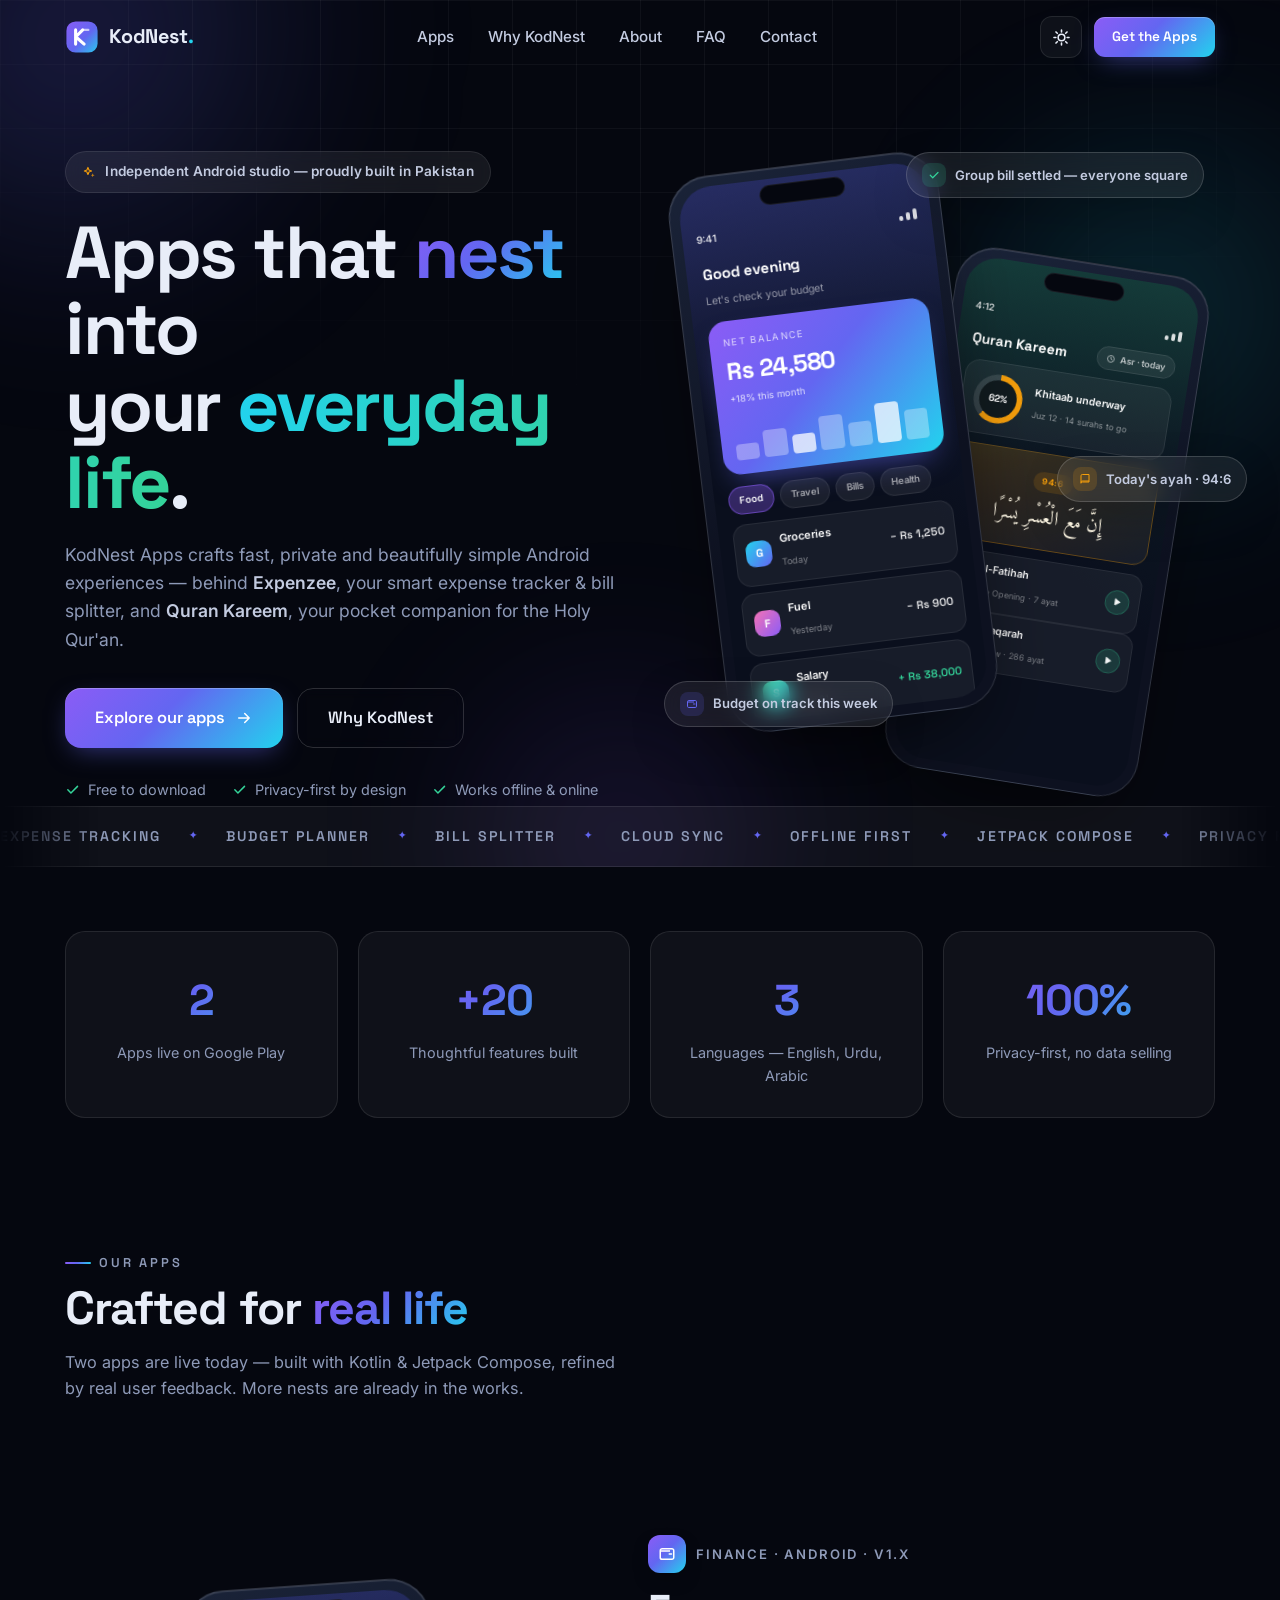
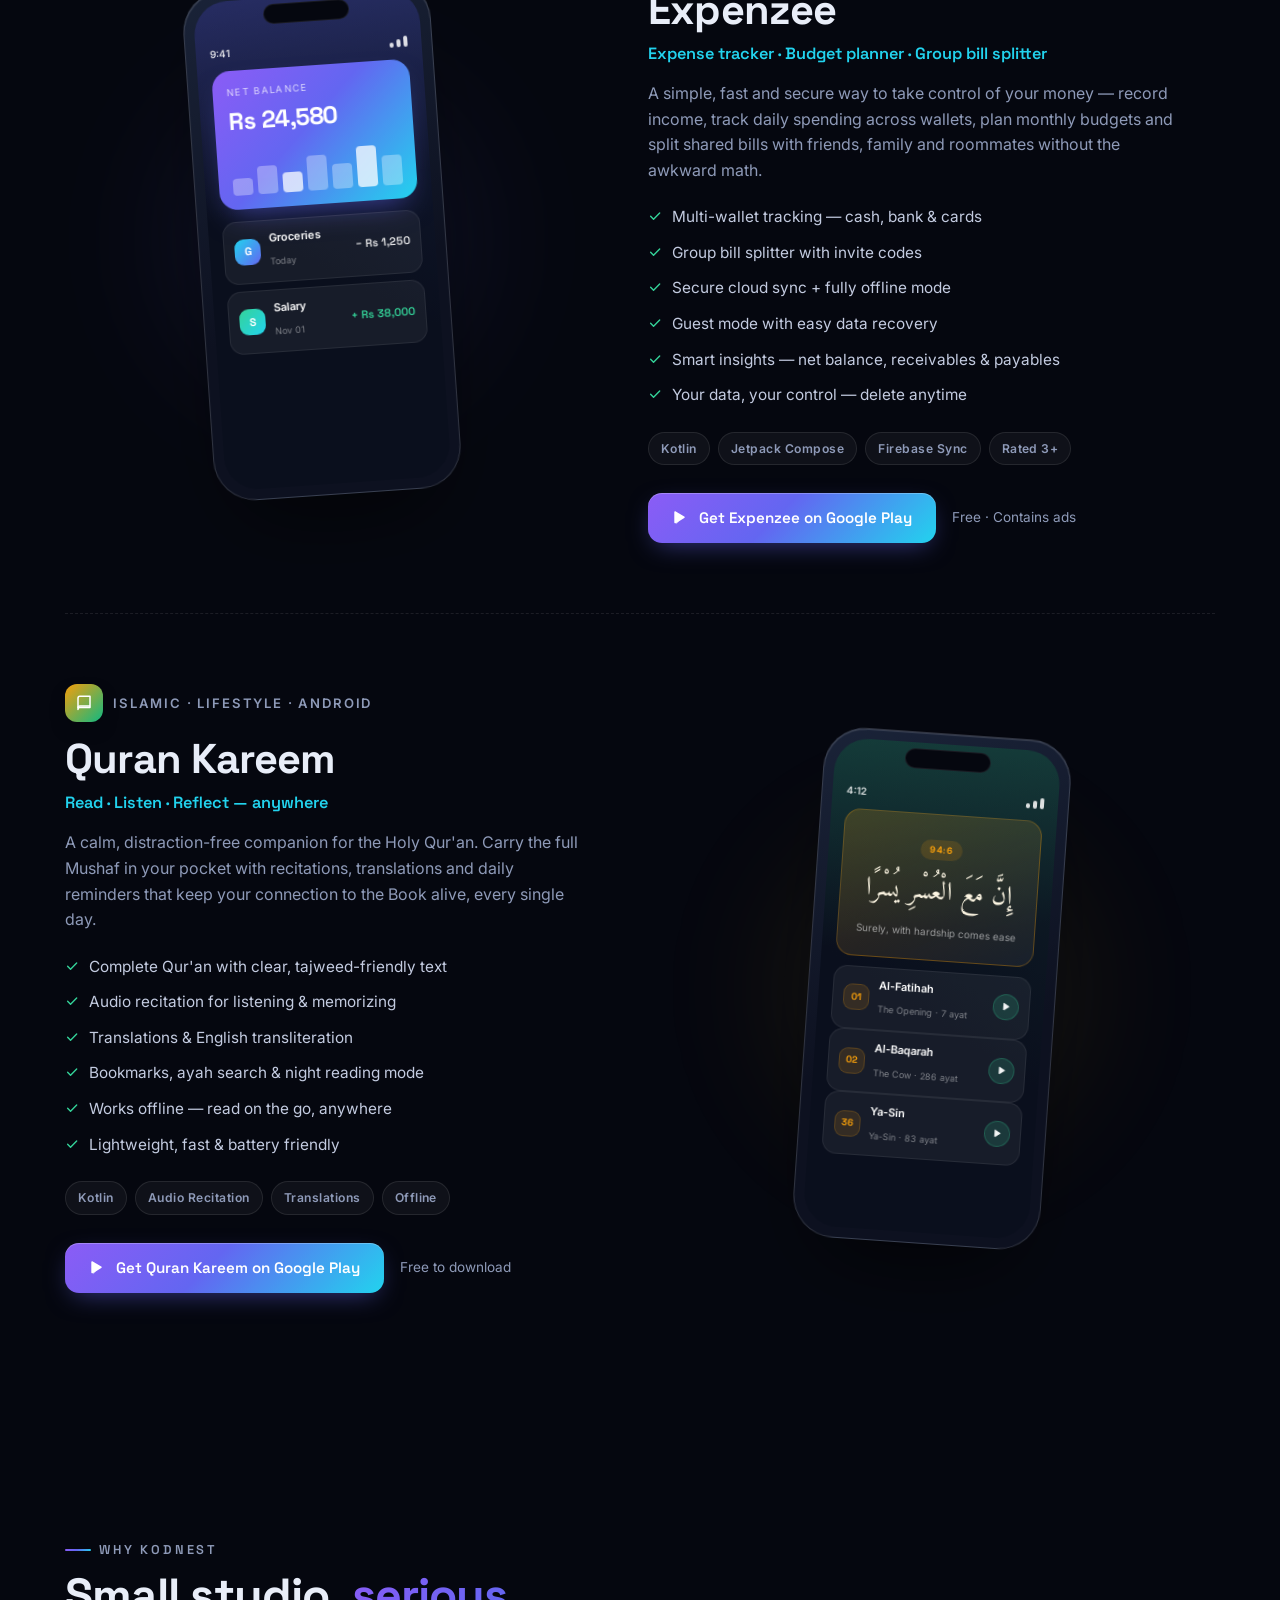
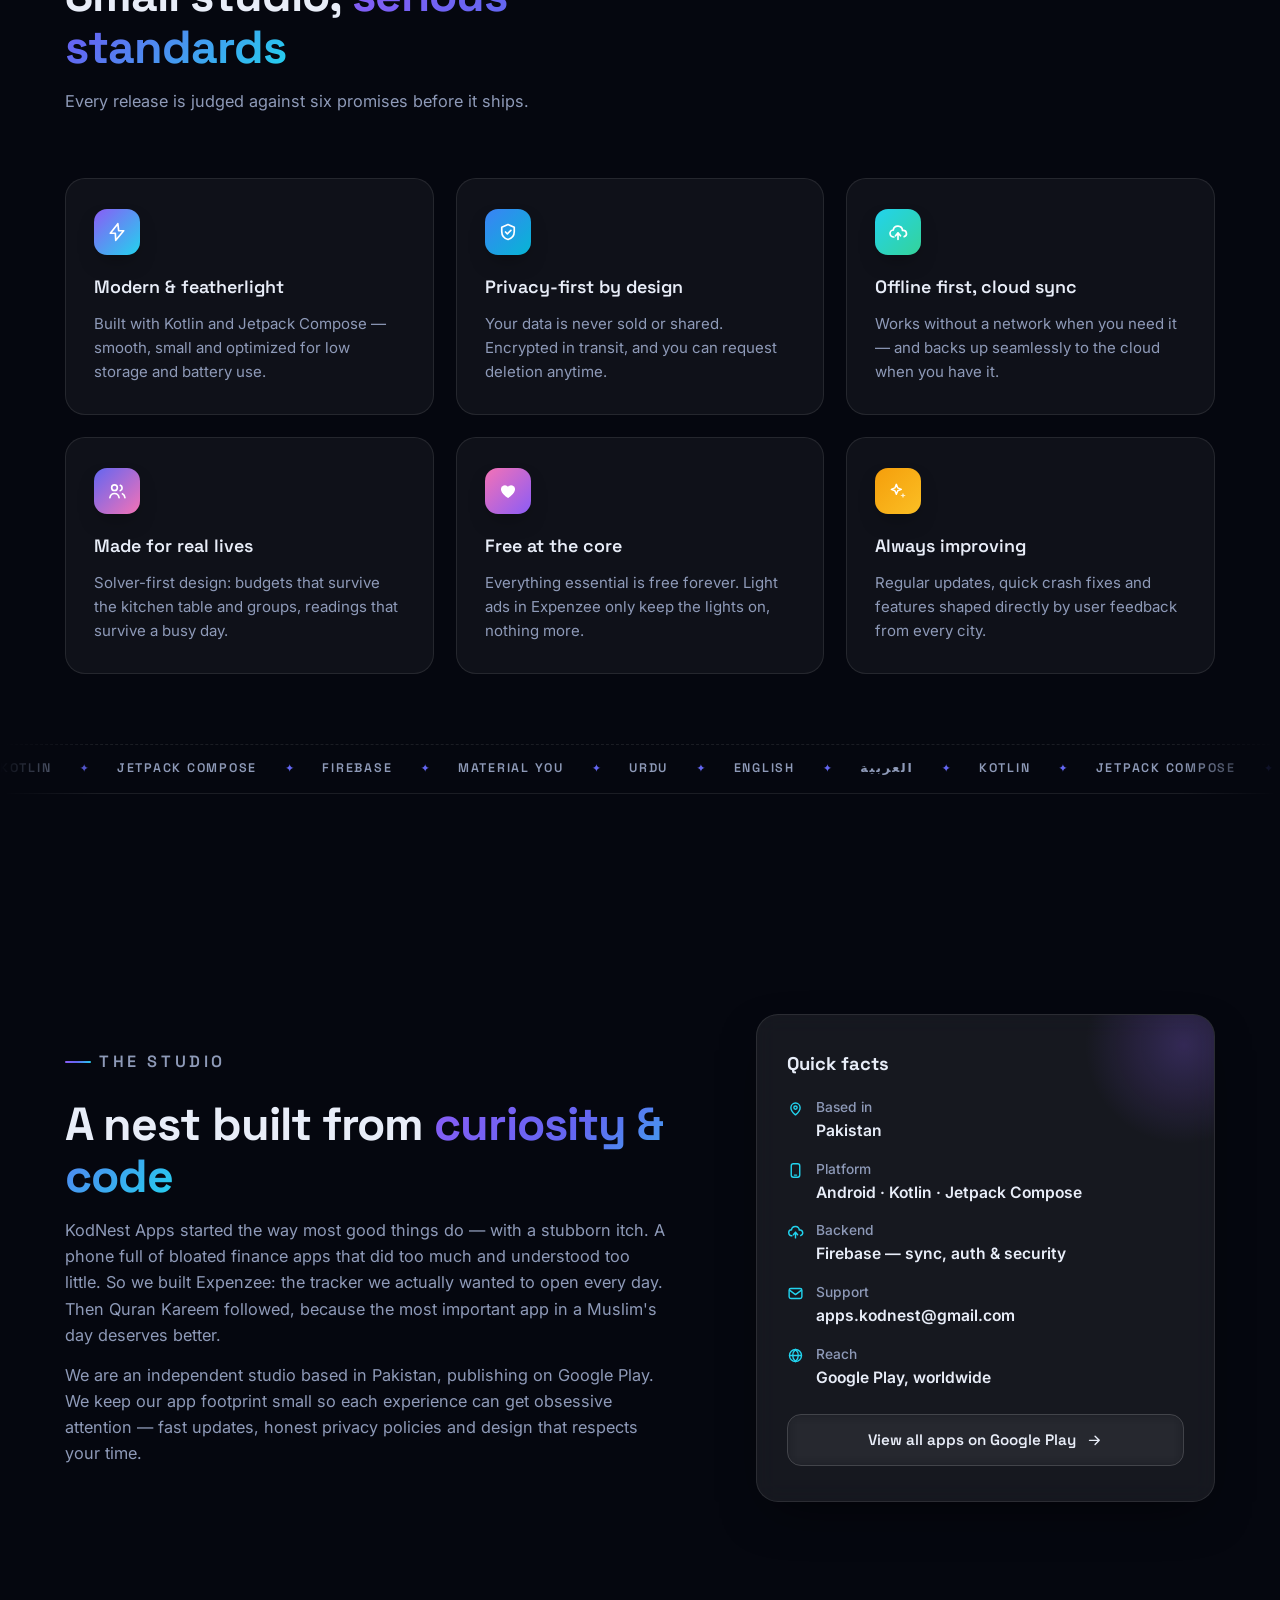
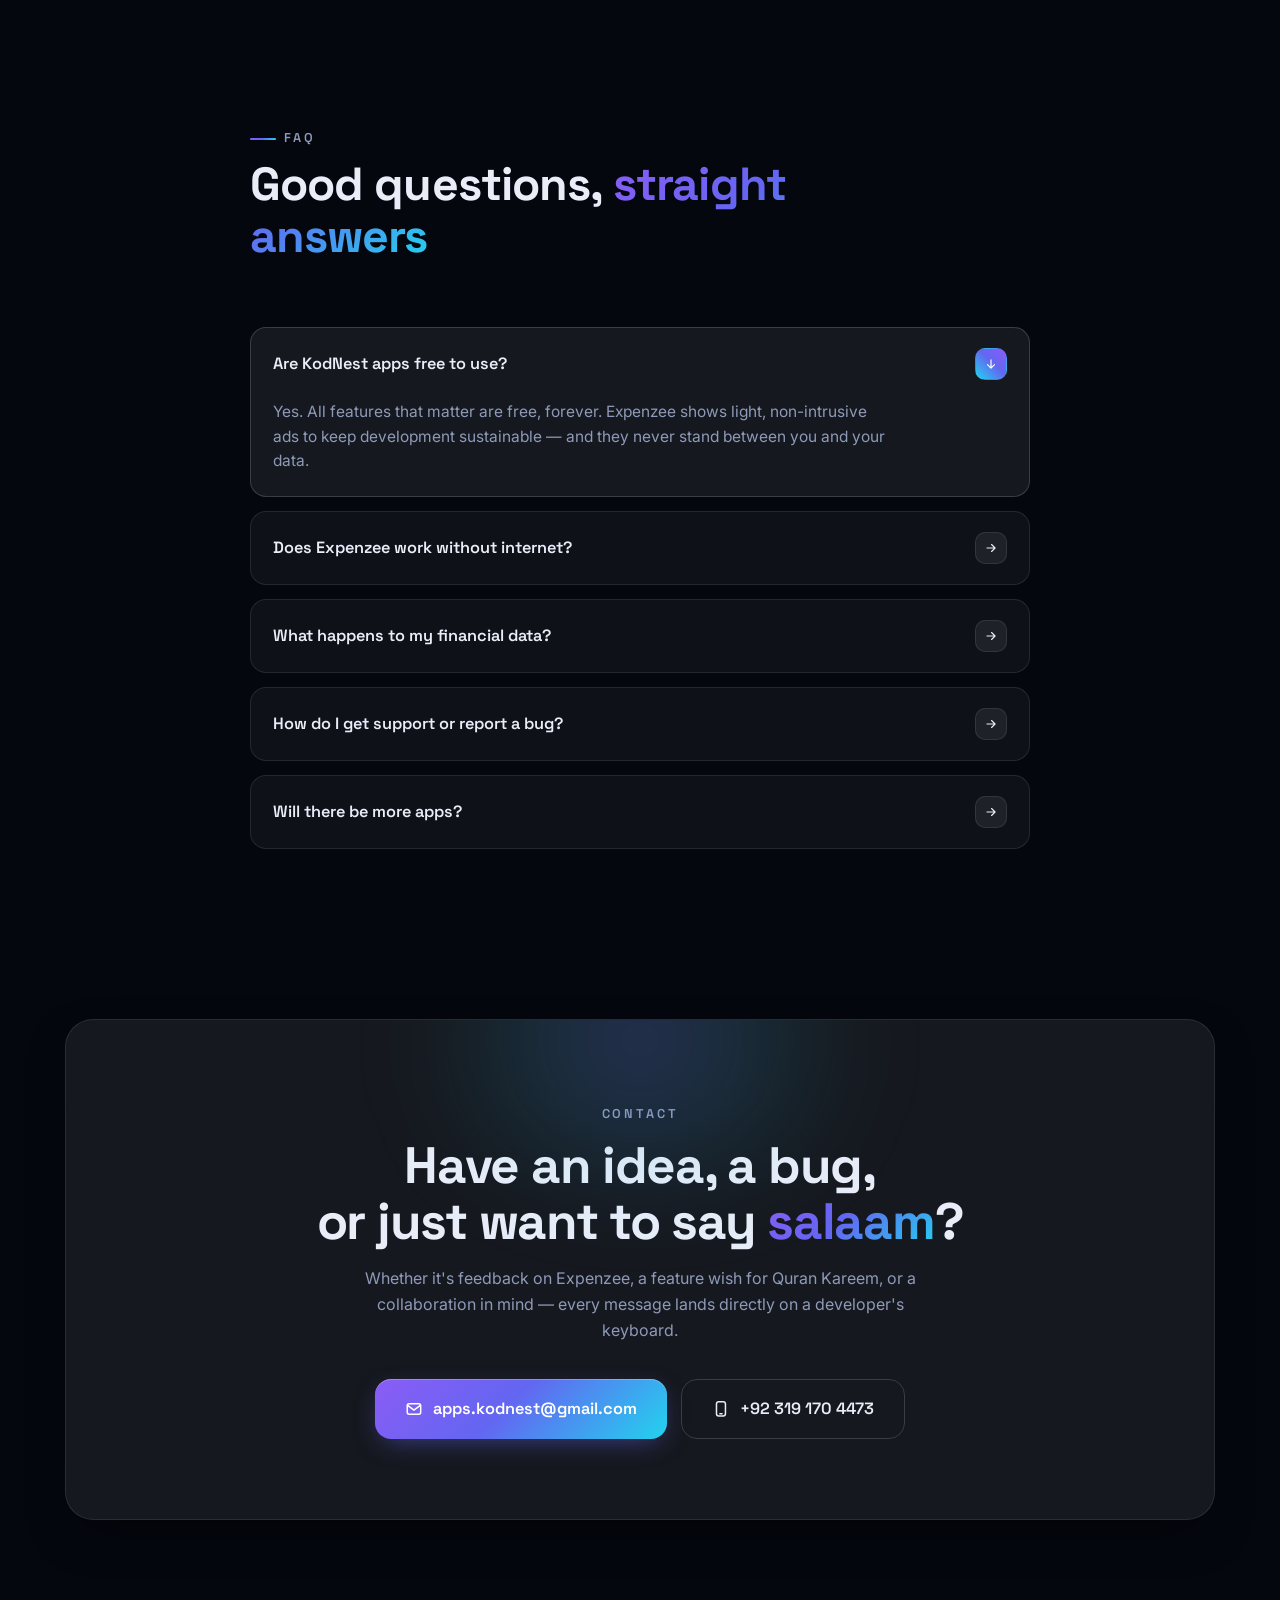
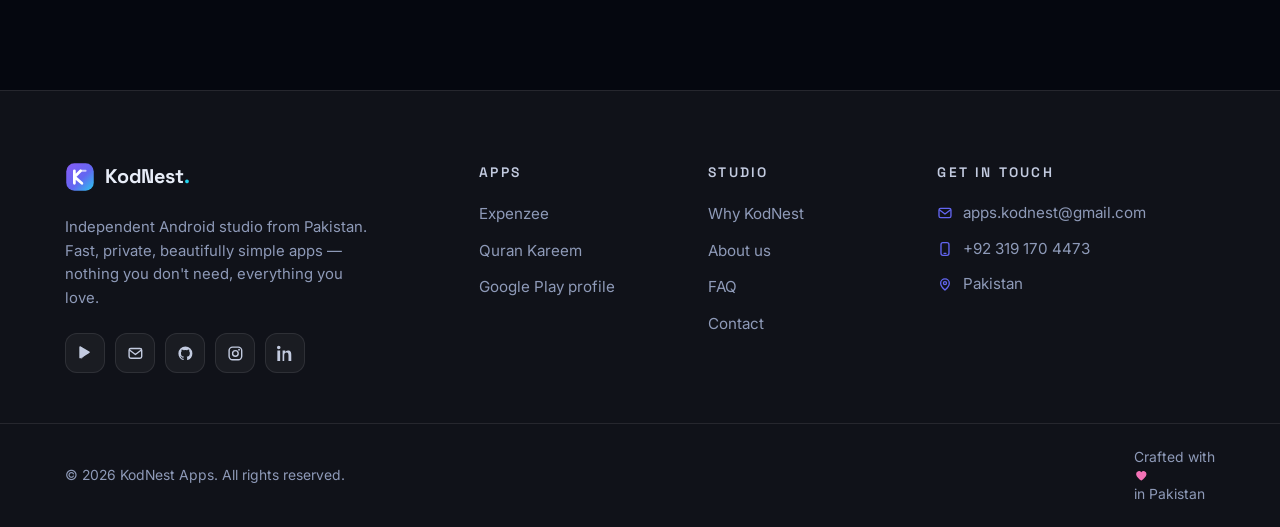
<file: index.html>
<!DOCTYPE html>
<html lang="en" data-theme="dark">
<head>
  <meta charset="UTF-8">
  <meta name="viewport" content="width=device-width, initial-scale=1.0">
  <title>KodNest Apps — Android Apps Crafted in Pakistan | Expenzee & Quran Kareem</title>
  <meta name="description" content="KodNest Apps is an independent Android studio from Pakistan, behind Expenzee — the effortless expense tracker, budget planner & bill splitter — and Quran Kareem, your everyday Qur'an companion.">

  <meta property="og:type" content="website">
  <meta property="og:title" content="KodNest Apps — Android Apps Crafted in Pakistan">
  <meta property="og:description" content="Expenzee: track expenses, plan budgets & split bills. Quran Kareem: read, listen & reflect. Built with Kotlin & Jetpack Compose.">
  <meta property="og:image" content="assets/og-image.svg">

  <meta name="twitter:card" content="summary_large_image">
  <meta name="twitter:title" content="KodNest Apps — Android Apps Crafted in Pakistan">
  <meta name="twitter:description" content="Expenzee: track expenses, plan budgets & split bills. Quran Kareem: read, listen & reflect.">
  <meta name="twitter:image" content="assets/og-image.svg">

  <meta name="theme-color" content="#05070f">
  <link rel="icon" type="image/svg+xml" href="assets/favicon.svg">

  <link rel="manifest" href="manifest.json">
  <link rel="preconnect" href="https://fonts.googleapis.com">
  <link rel="preconnect" href="https://fonts.gstatic.com" crossorigin>
  <link href="https://fonts.googleapis.com/css2?family=Space+Grotesk:wght@500;600;700&family=Inter:wght@400;500;600;700&family=Amiri:wght@400;700&display=swap" rel="stylesheet">

  <link rel="stylesheet" href="css/style.css">
  <script>
    (function () {
      try {
        var t = localStorage.getItem("kodnest-theme");
        if (t === "light" || t === "dark") document.documentElement.setAttribute("data-theme", t);
      } catch (e) {}
    })();
  </script>

  <script type="application/ld+json">
  {
    "@context": "https://schema.org",
    "@graph": [
      {
        "@type": "Organization",
        "name": "KodNest Apps",
        "url": "https://play.google.com/store/apps/developer?id=KodNest+Apps",
        "email": "apps.kodnest@gmail.com",
        "address": { "@type": "PostalAddress", "addressCountry": "PK" },
        "sameAs": ["https://play.google.com/store/apps/developer?id=KodNest+Apps"],
        "knowsAbout": ["Android development", "Kotlin", "Jetpack Compose", "Firebase"]
      },
      {
        "@type": "SoftwareApplication",
        "name": "Expenzee: Expense Tracker App",
        "applicationCategory": "FinanceApplication",
        "operatingSystem": "Android",
        "offers": { "@type": "Offer", "price": "0", "priceCurrency": "USD" },
        "author": { "@type": "Organization", "name": "KodNest Apps" },
        "installUrl": "https://play.google.com/store/apps/details?id=com.kodnest.expenzee"
      },
      {
        "@type": "SoftwareApplication",
        "name": "Quran Kareem",
        "applicationCategory": "LifestyleApplication",
        "operatingSystem": "Android",
        "offers": { "@type": "Offer", "price": "0", "priceCurrency": "USD" },
        "author": { "@type": "Organization", "name": "KodNest Apps" }
      }
    ]
  }
  </script>
</head>

<body>
  <svg width="0" height="0" style="position:absolute" aria-hidden="true" focusable="false">
    <defs>
      <symbol id="i-arrow-r" viewBox="0 0 24 24"><path d="M5 12h14M13 6l6 6-6 6" fill="none" stroke="currentColor" stroke-width="2" stroke-linecap="round" stroke-linejoin="round"/></symbol>
      <symbol id="i-arrow-up" viewBox="0 0 24 24"><path d="M12 19V5M6 11l6-6 6 6" fill="none" stroke="currentColor" stroke-width="2" stroke-linecap="round" stroke-linejoin="round"/></symbol>
      <symbol id="i-check" viewBox="0 0 24 24"><path d="M4.5 12.5l5 5L20 7" fill="none" stroke="currentColor" stroke-width="2.4" stroke-linecap="round" stroke-linejoin="round"/></symbol>
      <symbol id="i-shield" viewBox="0 0 24 24"><path d="M12 3l7.5 3.2v5.1c0 4.6-3.2 8.4-7.5 9.7-4.3-1.3-7.5-5.1-7.5-9.7V6.2L12 3z" fill="none" stroke="currentColor" stroke-width="2" stroke-linejoin="round"/><path d="M9 12l2.2 2.2L15.5 10" fill="none" stroke="currentColor" stroke-width="2" stroke-linecap="round" stroke-linejoin="round"/></symbol>
      <symbol id="i-cloud" viewBox="0 0 24 24"><path d="M7 18a4.2 4.2 0 01-.7-8.4A5.6 5.6 0 0117.4 10h.4a3.9 3.9 0 011.6 7.6" fill="none" stroke="currentColor" stroke-width="2" stroke-linecap="round"/><path d="M12 13v8M9 16.5L12 13l3 3.5" fill="none" stroke="currentColor" stroke-width="2" stroke-linecap="round" stroke-linejoin="round"/></symbol>
      <symbol id="i-bolt" viewBox="0 0 24 24"><path d="M13 2L4 13.5h6L10.5 22 20 10.5h-6L13 2z" fill="none" stroke="currentColor" stroke-width="2" stroke-linejoin="round"/></symbol>
      <symbol id="i-mail" viewBox="0 0 24 24"><rect x="3" y="5" width="18" height="14" rx="2.5" fill="none" stroke="currentColor" stroke-width="2"/><path d="M4 7.5l8 6 8-6" fill="none" stroke="currentColor" stroke-width="2" stroke-linecap="round" stroke-linejoin="round"/></symbol>
      <symbol id="i-smartphone" viewBox="0 0 24 24"><rect x="6" y="2.5" width="12" height="19" rx="3" fill="none" stroke="currentColor" stroke-width="2"/><path d="M10.5 18.5h3" stroke="currentColor" stroke-width="2" stroke-linecap="round"/></symbol>
      <symbol id="i-moon" viewBox="0 0 24 24"><path d="M20 14.5A8.5 8.5 0 019.5 4 8.5 8.5 0 1020 14.5z" fill="none" stroke="currentColor" stroke-width="2" stroke-linejoin="round"/></symbol>
      <symbol id="i-sun" viewBox="0 0 24 24"><circle cx="12" cy="12" r="4.2" fill="none" stroke="currentColor" stroke-width="2"/><path d="M12 2.5v2.4M12 19.1v2.4M2.5 12h2.4M19.1 12h2.4M5 5l1.7 1.7M17.3 17.3L19 19M19 5l-1.7 1.7M6.7 17.3L5 19" stroke="currentColor" stroke-width="2" stroke-linecap="round"/></symbol>
      <symbol id="i-menu" viewBox="0 0 24 24"><path d="M4 7h16M4 12h16M4 17h16" stroke="currentColor" stroke-width="2" stroke-linecap="round"/></symbol>
      <symbol id="i-x" viewBox="0 0 24 24"><path d="M6 6l12 12M18 6L6 18" stroke="currentColor" stroke-width="2" stroke-linecap="round"/></symbol>
      <symbol id="i-star" viewBox="0 0 24 24"><path d="M12 3l2.7 5.7 6.3.8-4.6 4.3 1.2 6.2L12 17l-5.6 3 1.2-6.2L3 9.5l6.3-.8L12 3z" fill="currentColor"/></symbol>
      <symbol id="i-book" viewBox="0 0 24 24"><path d="M4 5.5A2.5 2.5 0 016.5 3H20v15H6.5A2.5 2.5 0 004 20.5V5.5z" fill="none" stroke="currentColor" stroke-width="2" stroke-linejoin="round"/><path d="M4 18.5A2.5 2.5 0 016.5 16H20" fill="none" stroke="currentColor" stroke-width="2"/></symbol>
      <symbol id="i-wallet" viewBox="0 0 24 24"><path d="M3 7.5A2.5 2.5 0 015.5 5h13A2.5 2.5 0 0121 7.5v9a2.5 2.5 0 01-2.5 2.5h-13A2.5 2.5 0 013 16.5v-9z" fill="none" stroke="currentColor" stroke-width="2"/><path d="M15 12h3" stroke="currentColor" stroke-width="2" stroke-linecap="round"/><path d="M3 8h13" stroke="currentColor" stroke-width="2"/></symbol>
      <symbol id="i-users" viewBox="0 0 24 24"><circle cx="9" cy="8" r="3.4" fill="none" stroke="currentColor" stroke-width="2"/><path d="M3.5 20c.6-3.2 2.8-5 5.5-5s4.9 1.8 5.5 5" fill="none" stroke="currentColor" stroke-width="2" stroke-linecap="round"/><path d="M16 5.2a3.4 3.4 0 010 6.3M18.5 15.4c1.6.7 2.7 2 3 4.6" fill="none" stroke="currentColor" stroke-width="2" stroke-linecap="round"/></symbol>
      <symbol id="i-chart" viewBox="0 0 24 24"><path d="M4 20h16" stroke="currentColor" stroke-width="2" stroke-linecap="round"/><rect x="6" y="11" width="3" height="6" rx="1" fill="currentColor"/><rect x="11" y="7" width="3" height="10" rx="1" fill="currentColor"/><rect x="16" y="13" width="3" height="4" rx="1" fill="currentColor"/></symbol>
      <symbol id="i-lock" viewBox="0 0 24 24"><rect x="5" y="10.5" width="14" height="10" rx="2.5" fill="none" stroke="currentColor" stroke-width="2"/><path d="M8 10.5V8a4 4 0 018 0v2.5" fill="none" stroke="currentColor" stroke-width="2" stroke-linecap="round"/><path d="M12 14.5v2.5" stroke="currentColor" stroke-width="2" stroke-linecap="round"/></symbol>
      <symbol id="i-sparkles" viewBox="0 0 24 24"><path d="M10 4l1.7 4.3L16 10l-4.3 1.7L10 16l-1.7-4.3L4 10l4.3-1.7L10 4z" fill="none" stroke="currentColor" stroke-width="1.8" stroke-linejoin="round"/><path d="M18 14l.9 2.4 2.4.9-2.4.9L18 20.6l-.9-2.4-2.4-.9 2.4-.9L18 14z" fill="currentColor" opacity=".8"/></symbol>
      <symbol id="i-globe" viewBox="0 0 24 24"><circle cx="12" cy="12" r="8.5" fill="none" stroke="currentColor" stroke-width="2"/><path d="M3.5 12h17M12 3.5c2.6 2.4 4 5.4 4 8.5s-1.4 6.1-4 8.5c-2.6-2.4-4-5.4-4-8.5s1.4-6.1 4-8.5z" fill="none" stroke="currentColor" stroke-width="2"/></symbol>
      <symbol id="i-send" viewBox="0 0 24 24"><path d="M21 3L10.5 13.5M21 3l-6.8 18-3.7-7.5L3 9.8 21 3z" fill="none" stroke="currentColor" stroke-width="2" stroke-linejoin="round"/></symbol>
      <symbol id="i-github" viewBox="0 0 24 24"><path fill="currentColor" d="M12 2A10 10 0 0 0 2 12c0 4.42 2.87 8.17 6.84 9.5.5.08.66-.22.66-.44v-1.54c-2.78.6-3.37-1.34-3.37-1.34-.45-1.16-1.11-1.47-1.11-1.47-.9-.62.07-.6.07-.6 1 .07 1.53 1.03 1.53 1.03.87 1.52 2.34 1.07 2.91.83.09-.65.35-1.09.63-1.34-2.22-.25-4.55-1.11-4.55-4.92 0-1.11.38-2 1.03-2.71-.1-.25-.45-1.29.1-2.64 0 0 .84-.27 2.75 1.02a9.56 9.56 0 0 1 5 0c1.91-1.29 2.75-1.02 2.75-1.02.55 1.35.2 2.39.1 2.64.65.71 1.03 1.6 1.03 2.71 0 3.82-2.34 4.66-4.57 4.91.36.31.69.92.69 1.85V21c0 .27.16.59.67.5C19.14 20.16 22 16.42 22 12A10 10 0 0 0 12 2z"/></symbol>
      <symbol id="i-linkedin" viewBox="0 0 24 24"><path fill="currentColor" d="M4.98 3.5C4.98 4.88 3.87 6 2.5 6S.02 4.88.02 3.5 1.13 1 2.5 1s2.48 1.12 2.48 2.5zM.5 8h4V24h-4V8zm7.5 0h3.8v2.2h.05c.53-1 1.83-2.2 3.77-2.2 4.03 0 4.78 2.65 4.78 6.1V24h-4v-8.5c0-2.03-.04-4.64-2.83-4.64-2.83 0-3.27 2.2-3.27 4.5V24H8V8z"/></symbol>
      <symbol id="i-instagram" viewBox="0 0 24 24"><rect x="3" y="3" width="18" height="18" rx="5" fill="none" stroke="currentColor" stroke-width="2"/><circle cx="12" cy="12" r="4" fill="none" stroke="currentColor" stroke-width="2"/><circle cx="17.2" cy="6.8" r="1.3" fill="currentColor"/></symbol>
      <symbol id="i-play" viewBox="0 0 24 24"><path fill="currentColor" d="M5.4 2.1l12.2 7.3c.9.55.9 1.65 0 2.2L5.4 18.9c-.9.55-2.1-.05-2.1-1.2V3.3c0-1.15 1.2-1.75 2.1-1.2z"/><path fill="currentColor" opacity=".55" d="M6 3.6v16.8L14.2 12 6 3.6z"/></symbol>
      <symbol id="i-pin" viewBox="0 0 24 24"><path d="M12 21s-6.5-5.4-6.5-10.2A6.5 6.5 0 0112 4.3a6.5 6.5 0 016.5 6.5C18.5 15.6 12 21 12 21z" fill="none" stroke="currentColor" stroke-width="2" stroke-linejoin="round"/><circle cx="12" cy="10.7" r="2.3" fill="none" stroke="currentColor" stroke-width="2"/></symbol>
      <symbol id="i-heart" viewBox="0 0 24 24"><path d="M12 20.5S3.5 15.4 3.5 9.7A4.7 4.7 0 0112 7a4.7 4.7 0 018.5 2.7c0 5.7-8.5 10.8-8.5 10.8z" fill="currentColor"/></symbol>
      <symbol id="i-clock" viewBox="0 0 24 24"><circle cx="12" cy="12" r="8.5" fill="none" stroke="currentColor" stroke-width="2"/><path d="M12 7.5V12l3 2" fill="none" stroke="currentColor" stroke-width="2" stroke-linecap="round" stroke-linejoin="round"/></symbol>
    </defs>
  </svg>

  <header class="site-header" id="siteHeader">
    <nav class="nav container" aria-label="Main navigation">
      <a href="#home" class="brand" aria-label="KodNest Apps home">
        <span class="brand-mark" aria-hidden="true">
          <svg viewBox="0 0 48 48" width="34" height="34">
            <defs>
              <linearGradient id="gLogo" x1="0" y1="0" x2="48" y2="48" gradientUnits="userSpaceOnUse">
                <stop offset="0" stop-color="#8b5cf6"/><stop offset=".55" stop-color="#6366f1"/><stop offset="1" stop-color="#22d3ee"/>
              </linearGradient>
            </defs>
            <rect x="2" y="2" width="44" height="44" rx="13" fill="url(#gLogo)"/>
            <path d="M15 34V14M15 24l10-10M17.5 25.8L27 34" stroke="#fff" stroke-width="4.4" stroke-linecap="round" fill="none"/>
            <path d="M27 14h6" stroke="#fff" stroke-width="3" stroke-linecap="round" opacity=".65"/>
          </svg>
        </span>
        <span class="brand-text">KodNest<span class="brand-dot">.</span></span>
      </a>

      <ul class="nav-links" id="navLinks">
        <li><a href="#apps" class="nav-link">Apps</a></li>
        <li><a href="#why" class="nav-link">Why KodNest</a></li>
        <li><a href="#about" class="nav-link">About</a></li>
        <li><a href="#faq" class="nav-link">FAQ</a></li>
        <li><a href="#contact" class="nav-link">Contact</a></li>
      </ul>

      <div class="nav-actions">
        <button class="theme-toggle" id="themeToggle" type="button" aria-label="Toggle color theme">
          <svg class="ic ic-moon" aria-hidden="true"><use href="#i-moon"/></svg>
          <svg class="ic ic-sun" aria-hidden="true"><use href="#i-sun"/></svg>
        </button>
        <a href="#apps" class="btn btn-sm btn-primary nav-cta">Get the Apps</a>
        <button class="menu-toggle" id="menuToggle" type="button" aria-label="Open menu" aria-expanded="false" aria-controls="navLinks">
          <svg class="ic ic-menu" aria-hidden="true"><use href="#i-menu"/></svg>
          <svg class="ic ic-x" aria-hidden="true"><use href="#i-x"/></svg>
        </button>
      </div>
    </nav>
  </header>

  <main id="main">

    <section class="hero" id="home">
      <div class="hero-bg" aria-hidden="true">
        <span class="orb orb-1"></span>
        <span class="orb orb-2"></span>
        <span class="orb orb-3"></span>
        <div class="hero-grid"></div>
      </div>

      <div class="container hero-inner">
        <div class="hero-copy reveal">
          <p class="hero-badge">
            <svg class="ic" aria-hidden="true"><use href="#i-sparkles"/></svg>
            Independent Android studio — proudly built in Pakistan
          </p>
          <h1 class="hero-title">
            Apps that <span class="grad-text">nest</span> into<br>
            your <span class="grad-text-2">everyday life</span>.
          </h1>
          <p class="hero-sub">
            KodNest Apps crafts fast, private and beautifully simple Android experiences —
            behind <strong>Expenzee</strong>, your smart expense tracker &amp; bill splitter,
            and <strong>Quran Kareem</strong>, your pocket companion for the Holy Qur'an.
          </p>
          <div class="hero-cta">
            <a href="#apps" class="btn btn-primary btn-lg">
              Explore our apps
              <svg class="ic" aria-hidden="true"><use href="#i-arrow-r"/></svg>
            </a>
            <a href="#why" class="btn btn-ghost btn-lg">Why KodNest</a>
          </div>
          <ul class="hero-trust" aria-label="Studio promises">
            <li><svg class="ic" aria-hidden="true"><use href="#i-check"/></svg> Free to download</li>
            <li><svg class="ic" aria-hidden="true"><use href="#i-check"/></svg> Privacy-first by design</li>
            <li><svg class="ic" aria-hidden="true"><use href="#i-check"/></svg> Works offline &amp; online</li>
          </ul>
        </div>

        <div class="hero-visual reveal" aria-hidden="true">
          <div class="phone phone-exp" id="phoneEx">
            <div class="phone-notch"></div>
            <div class="p-screen p-screen-exp">
              <div class="p-status"><span>9:41</span><span class="p-sig"><i></i><i></i><i></i></span></div>
              <div class="p-greet"><b>Good evening</b><span>Let's check your budget</span></div>
              <div class="p-balance">
                <span class="p-balance-label">Net Balance</span>
                <span class="p-balance-num">Rs 24,580</span>
                <span class="p-balance-delta">+18% this month</span>
                <div class="p-bars">
                  <i style="--h:38%"></i><i style="--h:62%"></i><i style="--h:45%"></i><i style="--h:78%"></i><i style="--h:55%"></i><i style="--h:92%"></i><i style="--h:68%"></i>
                </div>
              </div>
              <div class="p-chips">
                <span class="on">Food</span><span>Travel</span><span>Bills</span><span>Health</span>
              </div>
              <div class="p-list">
                <div class="p-row"><span class="p-ic p-ic-g">G</span><div><b>Groceries</b><small>Today</small></div><em>− Rs 1,250</em></div>
                <div class="p-row"><span class="p-ic p-ic-f">F</span><div><b>Fuel</b><small>Yesterday</small></div><em>− Rs 900</em></div>
                <div class="p-row"><span class="p-ic p-ic-s">S</span><div><b>Salary</b><small>Nov 01</small></div><em class="pos">+ Rs 38,000</em></div>
              </div>
            </div>
          </div>

          <div class="phone phone-qur" id="phoneQur">
            <div class="phone-notch"></div>
            <div class="p-screen p-screen-qur">
              <div class="p-status"><span>4:12</span><span class="p-sig"><i></i><i></i><i></i></span></div>
              <div class="q-head">
                <b>Quran Kareem</b>
                <span class="q-prayer"><svg class="ic" aria-hidden="true"><use href="#i-clock"/></svg> Asr · today</span>
              </div>
              <div class="q-card">
                <div class="q-ring" style="--p:62"><span>62%</span></div>
                <div class="q-ring-info"><b>Khitaab underway</b><span>Juz 12 · 14 surahs to go</span></div>
              </div>
              <div class="q-verse">
                <span class="q-ayah">94:6</span>
                <p dir="rtl">إِنَّ مَعَ الْعُسْرِ يُسْرًا</p>
              </div>
              <div class="q-list">
                <div class="p-row"><span class="q-num">01</span><div><b>Al-Fatihah</b><small>The Opening · 7 ayat</small></div><em class="q-play"><svg class="ic" aria-hidden="true"><use href="#i-play"/></svg></em></div>
                <div class="p-row"><span class="q-num">02</span><div><b>Al-Baqarah</b><small>The Cow · 286 ayat</small></div><em class="q-play"><svg class="ic" aria-hidden="true"><use href="#i-play"/></svg></em></div>
              </div>
            </div>
          </div>

          <span class="float-chip float-chip-1">
            <span class="fc-ic ok"><svg class="ic" aria-hidden="true"><use href="#i-check"/></svg></span>
            Group bill settled — everyone square
          </span>
          <span class="float-chip float-chip-2">
            <span class="fc-ic warn"><svg class="ic" aria-hidden="true"><use href="#i-wallet"/></svg></span>
            Budget on track this week
          </span>
          <span class="float-chip float-chip-3">
            <span class="fc-ic gold"><svg class="ic" aria-hidden="true"><use href="#i-book"/></svg></span>
            Today's ayah · 94:6
          </span>
        </div>
      </div>

      <div class="marquee" aria-hidden="true">
        <div class="marquee-track">
          <span>Expense Tracking</span><i>✦</i><span>Budget Planner</span><i>✦</i><span>Bill Splitter</span><i>✦</i><span>Cloud Sync</span><i>✦</i><span>Offline First</span><i>✦</i><span>Jetpack Compose</span><i>✦</i><span>Privacy First</span><i>✦</i><span>Made in Pakistan</span><i>✦</i><span>Quran &amp; Reflection</span><i>✦</i>
          <span>Expense Tracking</span><i>✦</i><span>Budget Planner</span><i>✦</i><span>Bill Splitter</span><i>✦</i><span>Cloud Sync</span><i>✦</i><span>Offline First</span><i>✦</i><span>Jetpack Compose</span><i>✦</i><span>Privacy First</span><i>✦</i><span>Made in Pakistan</span><i>✦</i><span>Quran &amp; Reflection</span><i>✦</i>
        </div>
      </div>
    </section>

    <section class="stats" aria-label="Studio at a glance">
      <div class="container stats-grid">
        <div class="stat reveal">
          <span class="stat-num"><span data-count="2">0</span></span>
          <span class="stat-label">Apps live on Google Play</span>
        </div>
        <div class="stat reveal">
          <span class="stat-num">+<span data-count="20">0</span></span>
          <span class="stat-label">Thoughtful features built</span>
        </div>
        <div class="stat reveal">
          <span class="stat-num"><span data-count="3">0</span></span>
          <span class="stat-label">Languages — English, Urdu, Arabic</span>
        </div>
        <div class="stat reveal">
          <span class="stat-num"><span data-count="100">0</span>%</span>
          <span class="stat-label">Privacy-first, no data selling</span>
        </div>
      </div>
    </section>

    <section class="apps section" id="apps">
      <div class="container">
        <header class="section-head reveal">
          <p class="kicker">Our Apps</p>
          <h2 class="section-title">Crafted for <span class="grad-text">real life</span></h2>
          <p class="section-sub">
            Two apps are live today — built with Kotlin &amp; Jetpack Compose, refined by real user feedback.
            More nests are already in the works.
          </p>
        </header>

        <article class="app-row reveal" id="app-expenzee">
          <div class="app-visual">
            <div class="app-orb exp"></div>
            <div class="phone mini-phone">
              <div class="phone-notch"></div>
              <div class="p-screen p-screen-exp">
                <div class="p-status"><span>9:41</span><span class="p-sig"><i></i><i></i><i></i></span></div>
                <div class="p-balance">
                  <span class="p-balance-label">Net Balance</span>
                  <span class="p-balance-num">Rs 24,580</span>
                  <div class="p-bars">
                    <i style="--h:38%"></i><i style="--h:62%"></i><i style="--h:45%"></i><i style="--h:78%"></i><i style="--h:55%"></i><i style="--h:92%"></i><i style="--h:68%"></i>
                  </div>
                </div>
                <div class="p-list">
                  <div class="p-row"><span class="p-ic p-ic-g">G</span><div><b>Groceries</b><small>Today</small></div><em>− Rs 1,250</em></div>
                  <div class="p-row"><span class="p-ic p-ic-s">S</span><div><b>Salary</b><small>Nov 01</small></div><em class="pos">+ Rs 38,000</em></div>
                </div>
              </div>
            </div>
          </div>

          <div class="app-info">
            <div class="app-kicker">
              <span class="app-ic exp-ic" aria-hidden="true"><svg class="ic" viewBox="0 0 24 24"><use href="#i-wallet"/></svg></span>
              Finance · Android · v1.x
            </div>
            <h3 class="app-title">Expenzee</h3>
            <p class="app-tagline">Expense tracker · Budget planner · Group bill splitter</p>
            <p class="app-desc">
              A simple, fast and secure way to take control of your money — record income,
              track daily spending across wallets, plan monthly budgets and split shared bills
              with friends, family and roommates without the awkward math.
            </p>
            <ul class="app-feats">
              <li><svg class="ic" aria-hidden="true"><use href="#i-check"/></svg> Multi-wallet tracking — cash, bank &amp; cards</li>
              <li><svg class="ic" aria-hidden="true"><use href="#i-check"/></svg> Group bill splitter with invite codes</li>
              <li><svg class="ic" aria-hidden="true"><use href="#i-check"/></svg> Secure cloud sync + fully offline mode</li>
              <li><svg class="ic" aria-hidden="true"><use href="#i-check"/></svg> Guest mode with easy data recovery</li>
              <li><svg class="ic" aria-hidden="true"><use href="#i-check"/></svg> Smart insights — net balance, receivables &amp; payables</li>
              <li><svg class="ic" aria-hidden="true"><use href="#i-check"/></svg> Your data, your control — delete anytime</li>
            </ul>
            <div class="app-tags">
              <span>Kotlin</span><span>Jetpack Compose</span><span>Firebase Sync</span><span>Rated 3+</span>
            </div>
            <div class="app-cta">
              <a class="btn btn-primary" href="https://play.google.com/store/apps/details?id=com.kodnest.expenzee" target="_blank" rel="noopener">
                <svg class="ic" aria-hidden="true"><use href="#i-play"/></svg>
                Get Expenzee on Google Play
              </a>
              <span class="app-meta">Free · Contains ads</span>
            </div>
          </div>
        </article>

        <article class="app-row flip reveal" id="app-quran">
          <div class="app-visual">
            <div class="app-orb qur"></div>
            <div class="phone mini-phone">
              <div class="phone-notch"></div>
              <div class="p-screen p-screen-qur">
                <div class="p-status"><span>4:12</span><span class="p-sig"><i></i><i></i><i></i></span></div>
                <div class="q-verse q-verse-lg">
                  <span class="q-ayah">94:6</span>
                  <p dir="rtl">إِنَّ مَعَ الْعُسْرِ يُسْرًا</p>
                  <small>Surely, with hardship comes ease</small>
                </div>
                <div class="q-list">
                  <div class="p-row"><span class="q-num">01</span><div><b>Al-Fatihah</b><small>The Opening · 7 ayat</small></div><em class="q-play"><svg class="ic" aria-hidden="true"><use href="#i-play"/></svg></em></div>
                  <div class="p-row"><span class="q-num">02</span><div><b>Al-Baqarah</b><small>The Cow · 286 ayat</small></div><em class="q-play"><svg class="ic" aria-hidden="true"><use href="#i-play"/></svg></em></div>
                  <div class="p-row"><span class="q-num">36</span><div><b>Ya-Sin</b><small>Ya-Sin · 83 ayat</small></div><em class="q-play"><svg class="ic" aria-hidden="true"><use href="#i-play"/></svg></em></div>
                </div>
              </div>
            </div>
          </div>

          <div class="app-info">
            <div class="app-kicker">
              <span class="app-ic qur-ic" aria-hidden="true"><svg class="ic" viewBox="0 0 24 24"><use href="#i-book"/></svg></span>
              Islamic · Lifestyle · Android
            </div>
            <h3 class="app-title">Quran Kareem</h3>
            <p class="app-tagline">Read · Listen · Reflect — anywhere</p>
            <p class="app-desc">
              A calm, distraction-free companion for the Holy Qur'an. Carry the full Mushaf in
              your pocket with recitations, translations and daily reminders that keep your
              connection to the Book alive, every single day.
            </p>
            <ul class="app-feats">
              <li><svg class="ic" aria-hidden="true"><use href="#i-check"/></svg> Complete Qur'an with clear, tajweed-friendly text</li>
              <li><svg class="ic" aria-hidden="true"><use href="#i-check"/></svg> Audio recitation for listening &amp; memorizing</li>
              <li><svg class="ic" aria-hidden="true"><use href="#i-check"/></svg> Translations &amp; English transliteration</li>
              <li><svg class="ic" aria-hidden="true"><use href="#i-check"/></svg> Bookmarks, ayah search &amp; night reading mode</li>
              <li><svg class="ic" aria-hidden="true"><use href="#i-check"/></svg> Works offline — read on the go, anywhere</li>
              <li><svg class="ic" aria-hidden="true"><use href="#i-check"/></svg> Lightweight, fast &amp; battery friendly</li>
            </ul>
            <div class="app-tags">
              <span>Kotlin</span><span>Audio Recitation</span><span>Translations</span><span>Offline</span>
            </div>
            <div class="app-cta">
              <a class="btn btn-primary" href="#" data-store="quran" data-store-name="Quran Kareem" target="_blank" rel="noopener">
                <svg class="ic" aria-hidden="true"><use href="#i-play"/></svg>
                Get Quran Kareem on Google Play
              </a>
              <span class="app-meta">Free to download</span>
            </div>
          </div>
        </article>
      </div>
    </section>

    <section class="why section" id="why">
      <div class="container">
        <header class="section-head reveal">
          <p class="kicker">Why KodNest</p>
          <h2 class="section-title">Small studio, <span class="grad-text">serious standards</span></h2>
          <p class="section-sub">Every release is judged against six promises before it ships.</p>
        </header>

        <div class="why-grid">
          <article class="why-card reveal">
            <span class="why-ic c1"><svg class="ic" aria-hidden="true"><use href="#i-bolt"/></svg></span>
            <h3>Modern &amp; featherlight</h3>
            <p>Built with Kotlin and Jetpack Compose — smooth, small and optimized for low storage and battery use.</p>
          </article>
          <article class="why-card reveal">
            <span class="why-ic c2"><svg class="ic" aria-hidden="true"><use href="#i-shield"/></svg></span>
            <h3>Privacy-first by design</h3>
            <p>Your data is never sold or shared. Encrypted in transit, and you can request deletion anytime.</p>
          </article>
          <article class="why-card reveal">
            <span class="why-ic c3"><svg class="ic" aria-hidden="true"><use href="#i-cloud"/></svg></span>
            <h3>Offline first, cloud sync</h3>
            <p>Works without a network when you need it — and backs up seamlessly to the cloud when you have it.</p>
          </article>
          <article class="why-card reveal">
            <span class="why-ic c4"><svg class="ic" aria-hidden="true"><use href="#i-users"/></svg></span>
            <h3>Made for real lives</h3>
            <p>Solver-first design: budgets that survive the kitchen table and groups, readings that survive a busy day.</p>
          </article>
          <article class="why-card reveal">
            <span class="why-ic c5"><svg class="ic" aria-hidden="true"><use href="#i-heart"/></svg></span>
            <h3>Free at the core</h3>
            <p>Everything essential is free forever. Light ads in Expenzee only keep the lights on, nothing more.</p>
          </article>
          <article class="why-card reveal">
            <span class="why-ic c6"><svg class="ic" aria-hidden="true"><use href="#i-sparkles"/></svg></span>
            <h3>Always improving</h3>
            <p>Regular updates, quick crash fixes and features shaped directly by user feedback from every city.</p>
          </article>
        </div>
      </div>

      <div class="marquee marquee-soft" aria-hidden="true">
        <div class="marquee-track">
          <span>Kotlin</span><i>✦</i><span>Jetpack Compose</span><i>✦</i><span>Firebase</span><i>✦</i><span>Material You</span><i>✦</i><span>Urdu</span><i>✦</i><span>English</span><i>✦</i><span>العربية</span><i>✦</i>
          <span>Kotlin</span><i>✦</i><span>Jetpack Compose</span><i>✦</i><span>Firebase</span><i>✦</i><span>Material You</span><i>✦</i><span>Urdu</span><i>✦</i><span>English</span><i>✦</i><span>العربية</span><i>✦</i>
        </div>
      </div>
    </section>

    <section class="about section" id="about">
      <div class="container about-inner">
        <div class="about-copy reveal">
          <p class="kicker">The Studio</p>
          <h2 class="section-title">A nest built from <span class="grad-text">curiosity &amp; code</span></h2>
          <p>
            KodNest Apps started the way most good things do — with a stubborn itch. A phone full of
            bloated finance apps that did too much and understood too little. So we built Expenzee:
            the tracker we actually wanted to open every day. Then Quran Kareem followed, because the
            most important app in a Muslim's day deserves better.
          </p>
          <p>
            We are an independent studio based in Pakistan, publishing on Google Play. We keep our app
            footprint small so each experience can get obsessive attention — fast updates, honest
            privacy policies and design that respects your time.
          </p>
        </div>

        <aside class="about-card reveal" aria-label="Studio quick facts">
          <h3>Quick facts</h3>
          <ul>
            <li>
              <svg class="ic" aria-hidden="true"><use href="#i-pin"/></svg>
              <div><b>Based in</b><span>Pakistan</span></div>
            </li>
            <li>
              <svg class="ic" aria-hidden="true"><use href="#i-smartphone"/></svg>
              <div><b>Platform</b><span>Android · Kotlin · Jetpack Compose</span></div>
            </li>
            <li>
              <svg class="ic" aria-hidden="true"><use href="#i-cloud"/></svg>
              <div><b>Backend</b><span>Firebase — sync, auth &amp; security</span></div>
            </li>
            <li>
              <svg class="ic" aria-hidden="true"><use href="#i-mail"/></svg>
              <div><b>Support</b><span>apps.kodnest@gmail.com</span></div>
            </li>
            <li>
              <svg class="ic" aria-hidden="true"><use href="#i-globe"/></svg>
              <div><b>Reach</b><span>Google Play, worldwide</span></div>
            </li>
          </ul>
          <a href="https://play.google.com/store/apps/developer?id=KodNest+Apps" target="_blank" rel="noopener" class="btn btn-ghost btn-block">
            View all apps on Google Play
            <svg class="ic" aria-hidden="true"><use href="#i-arrow-r"/></svg>
          </a>
        </aside>
      </div>
    </section>

    <section class="faq section" id="faq">
      <div class="container faq-inner">
        <header class="section-head reveal">
          <p class="kicker">FAQ</p>
          <h2 class="section-title">Good questions, <span class="grad-text">straight answers</span></h2>
        </header>

        <div class="faq-list reveal">
          <details class="faq-item" open>
            <summary>Are KodNest apps free to use?
              <span class="faq-icon" aria-hidden="true"><svg class="ic"><use href="#i-arrow-r"/></svg></span>
            </summary>
            <p>Yes. All features that matter are free, forever. Expenzee shows light, non-intrusive ads to keep development sustainable — and they never stand between you and your data.</p>
          </details>

          <details class="faq-item">
            <summary>Does Expenzee work without internet?
              <span class="faq-icon" aria-hidden="true"><svg class="ic"><use href="#i-arrow-r"/></svg></span>
            </summary>
            <p>Absolutely. Expenzee is offline-first: you can log expenses in guest mode without any account. Sign in with Google when you want automatic, encrypted cloud backup across devices.</p>
          </details>

          <details class="faq-item">
            <summary>What happens to my financial data?
              <span class="faq-icon" aria-hidden="true"><svg class="ic"><use href="#i-arrow-r"/></svg></span>
            </summary>
            <p>Your records stay yours. Nothing is sold to third parties, data is encrypted in transit, and you can delete your account and cloud data anytime from the app settings.</p>
          </details>

          <details class="faq-item">
            <summary>How do I get support or report a bug?
              <span class="faq-icon" aria-hidden="true"><svg class="ic"><use href="#i-arrow-r"/></svg></span>
            </summary>
            <p>Write to <a href="mailto:apps.kodnest@gmail.com">apps.kodnest@gmail.com</a> and you'll hear back from a human — usually within a day. Feedback actually drives the roadmap.</p>
          </details>

          <details class="faq-item">
            <summary>Will there be more apps?
              <span class="faq-icon" aria-hidden="true"><svg class="ic"><use href="#i-arrow-r"/></svg></span>
            </summary>
            <p>Yes — more nests are in the works, all with the same DNA: simple, private, beautifully fast. Follow the studio on Google Play to be the first to know.</p>
          </details>
        </div>
      </div>
    </section>

    <section class="contact section" id="contact">
      <div class="container">
        <div class="contact-card reveal">
          <div class="contact-glow" aria-hidden="true"></div>
          <p class="kicker">Contact</p>
          <h2 class="contact-title">Have an idea, a bug,<br>or just want to say <span class="grad-text">salaam</span>?</h2>
          <p class="contact-sub">
            Whether it's feedback on Expenzee, a feature wish for Quran Kareem, or a collaboration
            in mind — every message lands directly on a developer's keyboard.
          </p>
          <div class="contact-actions">
            <a href="mailto:apps.kodnest@gmail.com?subject=Hello%20KodNest%20Apps" class="btn btn-primary btn-lg">
              <svg class="ic" aria-hidden="true"><use href="#i-mail"/></svg>
              apps.kodnest@gmail.com
            </a>
            <a href="tel:+923191704473" class="btn btn-ghost btn-lg">
              <svg class="ic" aria-hidden="true"><use href="#i-smartphone"/></svg>
              +92 319 170 4473
            </a>
          </div>
        </div>
      </div>
    </section>
  </main>

  <footer class="footer">
    <div class="container footer-grid">
      <div class="footer-brand">
        <a href="#home" class="brand">
          <span class="brand-mark" aria-hidden="true">
            <svg viewBox="0 0 48 48" width="30" height="30" aria-hidden="true">
              <rect x="2" y="2" width="44" height="44" rx="13" fill="url(#gLogo)"/>
              <path d="M15 34V14M15 24l10-10M17.5 25.8L27 34" stroke="#fff" stroke-width="4.4" stroke-linecap="round" fill="none"/>
              <path d="M27 14h6" stroke="#fff" stroke-width="3" stroke-linecap="round" opacity=".65"/>
            </svg>
          </span>
          <span class="brand-text">KodNest<span class="brand-dot">.</span></span>
        </a>
        <p>Independent Android studio from Pakistan. Fast, private, beautifully simple apps — nothing you don't need, everything you love.</p>
        <div class="socials">
          <a href="https://play.google.com/store/apps/developer?id=KodNest+Apps" target="_blank" rel="noopener" aria-label="KodNest Apps on Google Play" class="social"><svg class="ic" aria-hidden="true"><use href="#i-play"/></svg></a>
          <a href="mailto:apps.kodnest@gmail.com" aria-label="Email KodNest Apps" class="social"><svg class="ic" aria-hidden="true"><use href="#i-mail"/></svg></a>
          <a href="#" data-store="github" data-store-name="GitHub" aria-label="KodNest on GitHub" class="social"><svg class="ic" aria-hidden="true"><use href="#i-github"/></svg></a>
          <a href="#" data-store="instagram" data-store-name="Instagram" aria-label="KodNest on Instagram" class="social"><svg class="ic" aria-hidden="true"><use href="#i-instagram"/></svg></a>
          <a href="#" data-store="linkedin" data-store-name="LinkedIn" aria-label="KodNest on LinkedIn" class="social"><svg class="ic" aria-hidden="true"><use href="#i-linkedin"/></svg></a>
        </div>
      </div>

      <nav class="footer-col" aria-label="Apps">
        <h4>Apps</h4>
        <ul>
          <li><a href="#app-expenzee">Expenzee</a></li>
          <li><a href="#app-quran">Quran Kareem</a></li>
          <li><a href="https://play.google.com/store/apps/developer?id=KodNest+Apps" target="_blank" rel="noopener">Google Play profile</a></li>
        </ul>
      </nav>

      <nav class="footer-col" aria-label="Studio">
        <h4>Studio</h4>
        <ul>
          <li><a href="#why">Why KodNest</a></li>
          <li><a href="#about">About us</a></li>
          <li><a href="#faq">FAQ</a></li>
          <li><a href="#contact">Contact</a></li>
        </ul>
      </nav>

      <div class="footer-col">
        <h4>Get in touch</h4>
        <ul class="footer-contact">
          <li><svg class="ic" aria-hidden="true"><use href="#i-mail"/></svg><a href="mailto:apps.kodnest@gmail.com">apps.kodnest@gmail.com</a></li>
          <li><svg class="ic" aria-hidden="true"><use href="#i-smartphone"/></svg><a href="tel:+923191704473">+92 319 170 4473</a></li>
          <li><svg class="ic" aria-hidden="true"><use href="#i-pin"/></svg><span>Pakistan</span></li>
        </ul>
      </div>
    </div>

    <div class="footer-bar">
      <div class="container footer-bar-inner">
        <p>© <span id="year">2026</span> KodNest Apps. All rights reserved.</p>
        <p>Crafted with <svg class="ic ic-heart" aria-hidden="true"><use href="#i-heart"/></svg> in Pakistan</p>
      </div>
    </div>
  </footer>

  <button class="to-top" id="toTop" type="button" aria-label="Back to top">
    <svg class="ic" aria-hidden="true"><use href="#i-arrow-up"/></svg>
  </button>

  <div class="toast" id="toast" role="status" aria-live="polite"></div>

  <script src="js/main.js" defer></script>
</body>
</html>
</file>
<file: css/style.css>
:root{
  --font-display:"Space Grotesk",system-ui,sans-serif;
  --font-body:"Inter",system-ui,sans-serif;
  --font-arabic:"Amiri","Traditional Arabic",serif;

  --bg:#05070f;
  --bg-2:#0a1020;
  --card:rgba(255,255,255,.045);
  --card-strong:rgba(255,255,255,.07);
  --card-border:rgba(255,255,255,.09);
  --card-border-strong:rgba(255,255,255,.16);
  --text:#e8edf8;
  --text-soft:#c3cbe0;
  --muted:#8e9ab8;
  --violet:#8b5cf6;
  --indigo:#6366f1;
  --cyan:#22d3ee;
  --emerald:#34d399;
  --amber:#f59e0b;
  --pink:#f472b6;

  --grad-brand:linear-gradient(135deg,#8b5cf6 0%,#6366f1 45%,#22d3ee 100%);
  --grad-cyan:linear-gradient(90deg,#22d3ee,#34d399);
  --grad-gold:linear-gradient(90deg,#f59e0b,#fbbf24);

  --shadow-glow:0 10px 40px -8px rgba(99,102,241,.45);
  --shadow-card:0 18px 50px -18px rgba(0,0,0,.65);
  --radius:20px;

  --header-h:74px;
}

html[data-theme="light"]{
  --bg:#f4f6fc;
  --bg-2:#eef2fb;
  --card:rgba(12,20,50,.035);
  --card-strong:rgba(255,255,255,.72);
  --card-border:rgba(15,23,60,.09);
  --card-border-strong:rgba(15,23,60,.18);
  --text:#0e1730;
  --text-soft:#24304f;
  --muted:#5a657f;
  --shadow-card:0 18px 45px -20px rgba(24,35,80,.28);
  --shadow-glow:0 10px 36px -10px rgba(99,102,241,.35);
}

*,*::before,*::after{box-sizing:border-box;margin:0;padding:0}
html{scroll-behavior:smooth;-webkit-text-size-adjust:100%}
body{
  font-family:var(--font-body);
  background:var(--bg);
  color:var(--text);
  line-height:1.6;
  overflow-x:hidden;
  transition:background .45s ease,color .45s ease;
}
img,svg{display:block;max-width:100%}
a{color:inherit;text-decoration:none}
ul{list-style:none}
button{font:inherit;color:inherit;background:none;border:0;cursor:pointer}
::selection{background:rgba(139,92,246,.45);color:#fff}

::-webkit-scrollbar{width:11px}
::-webkit-scrollbar-track{background:var(--bg)}
::-webkit-scrollbar-thumb{background:linear-gradient(180deg,#4b4870,#2c3350);border-radius:8px;border:3px solid var(--bg)}
::-webkit-scrollbar-thumb:hover{background:#6d5bd8}

.ic{width:1.05em;height:1.05em;flex:none;vertical-align:-.16em}
.container{width:min(1150px,92%);margin-inline:auto}
.section{padding:110px 0;scroll-margin-top:calc(var(--header-h) + 14px)}

.kicker{
  display:inline-flex;align-items:center;gap:8px;
  font-family:var(--font-display);
  font-size:.8rem;font-weight:600;letter-spacing:.22em;text-transform:uppercase;
  color:var(--muted);
}
.kicker::before{content:"";width:26px;height:2px;border-radius:2px;background:var(--grad-brand)}

.section-head{max-width:640px;margin-bottom:64px}
.section-head.center{margin-inline:auto;text-align:center}
.section-head.center::after{display:none}
.section-title{
  font-family:var(--font-display);
  font-size:clamp(1.9rem,4vw,2.9rem);
  font-weight:700;line-height:1.12;letter-spacing:-.02em;
  margin:10px 0 14px;
}
.section-sub{color:var(--muted);font-size:1.02rem;max-width:56ch}

.grad-text{
  background:var(--grad-brand);
  -webkit-background-clip:text;background-clip:text;
  -webkit-text-fill-color:transparent;color:transparent;
}
.grad-text-2{
  background:var(--grad-cyan);
  -webkit-background-clip:text;background-clip:text;
  -webkit-text-fill-color:transparent;color:transparent;
}

.btn{
  display:inline-flex;align-items:center;justify-content:center;gap:10px;
  font-family:var(--font-display);font-weight:600;font-size:.95rem;
  padding:13px 24px;border-radius:14px;
  transition:transform .25s ease,box-shadow .25s ease,background .25s ease,border-color .25s ease,color .25s ease;
  will-change:transform;
}
.btn .ic{width:1.1em;height:1.1em}
.btn-primary{
  color:#fff;
  background:var(--grad-brand);
  box-shadow:0 8px 26px -8px rgba(99,102,241,.55),inset 0 1px 0 rgba(255,255,255,.25);
}
.btn-primary:hover{transform:translateY(-2px);box-shadow:0 16px 38px -10px rgba(99,102,241,.65),inset 0 1px 0 rgba(255,255,255,.25)}
.btn-ghost{
  color:var(--text);
  border:1px solid var(--card-border-strong);
  background:transparent;
  backdrop-filter:blur(6px);
}
.btn-ghost:hover{transform:translateY(-2px);border-color:var(--indigo);background:rgba(99,102,241,.08)}
.btn-lg{padding:16px 30px;font-size:1.02rem;border-radius:16px}
.btn-sm{padding:9px 18px;font-size:.85rem;border-radius:11px}
.btn-block{width:100%}
.btn:focus-visible,.social:focus-visible,summary:focus-visible{outline:2px solid var(--cyan);outline-offset:3px;border-radius:8px}

.site-header{
  position:fixed;inset:0 0 auto 0;z-index:100;
  height:var(--header-h);
  transition:background .35s ease,border-color .35s ease,box-shadow .35s ease;
  border-bottom:1px solid transparent;
}
.site-header.scrolled{
  background:color-mix(in srgb,var(--bg) 78%,transparent);
  backdrop-filter:blur(14px);
  -webkit-backdrop-filter:blur(14px);
  border-bottom-color:var(--card-border);
}
.nav{display:flex;align-items:center;justify-content:space-between;gap:18px;height:var(--header-h)}
.brand{display:inline-flex;align-items:center;gap:10px;font-family:var(--font-display);font-weight:700;font-size:1.24rem;letter-spacing:-.01em}
.brand-mark{display:inline-flex;border-radius:11px;transition:transform .35s ease}
.brand:hover .brand-mark{transform:rotate(-8deg) scale(1.06)}
.brand-dot{color:var(--cyan)}

.nav-links{display:flex;gap:6px}
.nav-link{
  position:relative;padding:9px 14px;border-radius:10px;
  font-size:.95rem;font-weight:500;color:var(--text-soft);
  transition:color .25s ease,background .25s ease;
}
.nav-link:hover{color:var(--text);background:var(--card)}
.nav-link.active{color:var(--text)}
.nav-link.active::after{
  content:"";position:absolute;left:14px;right:14px;bottom:4px;height:2px;border-radius:2px;background:var(--grad-brand);
}

.nav-actions{display:flex;align-items:center;gap:12px}
.theme-toggle{
  position:relative;width:42px;height:42px;border-radius:12px;
  border:1px solid var(--card-border);background:var(--card);
  display:grid;place-items:center;
  transition:border-color .25s ease,background .25s ease,transform .25s ease;
}
.theme-toggle:hover{transform:translateY(-2px);border-color:var(--card-border-strong)}
.theme-toggle .ic{width:19px;height:19px;position:absolute;transition:opacity .3s ease,transform .5s ease}
.ic-sun{opacity:1;transform:rotate(0deg) scale(1)}
.ic-moon{opacity:0;transform:rotate(90deg) scale(.5)}
html[data-theme="light"] .ic-sun{opacity:0;transform:rotate(-90deg) scale(.5)}
html[data-theme="light"] .ic-moon{opacity:1;transform:rotate(0deg) scale(1)}
.theme-toggle{color:var(--text)}

.menu-toggle{
  display:none;width:42px;height:42px;border-radius:12px;
  border:1px solid var(--card-border);background:var(--card);place-items:center;
}
.menu-toggle .ic{width:19px;height:19px}
.menu-toggle .ic-x{display:none}
.menu-toggle.open .ic-x{display:block}
.menu-toggle.open .ic-menu{display:none}

.hero{position:relative;padding-top:calc(var(--header-h) + 72px);padding-bottom:0;overflow:clip}
.hero-bg{position:absolute;inset:0;pointer-events:none}
.orb{position:absolute;border-radius:50%;filter:blur(90px);opacity:.55;will-change:transform}
.orb-1{width:520px;height:520px;top:-160px;left:-120px;background:radial-gradient(circle at 35% 35%,rgba(99,102,241,.5),transparent 65%)}
.orb-2{width:460px;height:460px;top:14%;right:-140px;background:radial-gradient(circle at 40% 40%,rgba(34,211,238,.38),transparent 65%)}
.orb-3{width:420px;height:420px;bottom:-180px;left:32%;background:radial-gradient(circle at 50% 50%,rgba(139,92,246,.4),transparent 65%)}
.hero-grid{
  position:absolute;inset:0;
  background-image:linear-gradient(var(--card-border) 1px,transparent 1px),linear-gradient(90deg,var(--card-border) 1px,transparent 1px);
  background-size:64px 64px;
  -webkit-mask-image:radial-gradient(ellipse 90% 62% at 50% 0%,#000 30%,transparent 78%);
  mask-image:radial-gradient(ellipse 90% 62% at 50% 0%,#000 30%,transparent 78%);
  opacity:.5;
}
html[data-theme="light"] .orb{opacity:.38}

.hero-inner{position:relative;z-index:2;display:grid;grid-template-columns:1.02fr .98fr;gap:48px;align-items:center}
.hero-copy{max-width:620px}
.hero-badge{
  display:inline-flex;align-items:center;gap:9px;
  padding:9px 16px;border-radius:999px;
  font-size:.85rem;font-weight:600;letter-spacing:.02em;
  color:var(--text-soft);
  background:var(--card-strong);border:1px solid var(--card-border);
  backdrop-filter:blur(8px);
}
.hero-badge .ic{color:var(--amber)}
.hero-title{
  font-family:var(--font-display);
  font-size:clamp(2.7rem,6.2vw,4.6rem);
  font-weight:700;line-height:1.04;letter-spacing:-.03em;
  margin:22px 0 20px;
}
.hero-sub{color:var(--muted);font-size:1.1rem;max-width:56ch;margin-bottom:34px}
.hero-sub strong{color:var(--text-soft);font-weight:600}
.hero-cta{display:flex;flex-wrap:wrap;gap:14px;margin-bottom:30px}
.hero-trust{display:flex;flex-wrap:wrap;gap:10px 26px}
.hero-trust li{display:inline-flex;align-items:center;gap:8px;font-size:.9rem;color:var(--muted)}
.hero-trust .ic{color:var(--emerald);width:15px;height:15px}

.hero-visual{position:relative;min-height:660px}
.phone{
  position:relative;
  width:272px;aspect-ratio:272/560;
  border-radius:42px;
  background:linear-gradient(160deg,#1a2338,#0d1120 60%);
  border:1px solid rgba(255,255,255,.14);
  box-shadow:0 40px 90px -30px rgba(0,0,0,.75),inset 0 1px 1px rgba(255,255,255,.14);
  padding:10px;
  will-change:transform;
}
.phone-notch{
  position:absolute;top:16px;left:50%;transform:translateX(-50%);
  width:86px;height:20px;border-radius:999px;
  background:#05070f;border:1px solid rgba(255,255,255,.08);z-index:5;
}
.p-screen{
  position:relative;height:100%;border-radius:34px;overflow:hidden;
  display:flex;flex-direction:column;padding:44px 14px 14px;
  font-family:var(--font-body);color:#fff;
}
.p-screen-exp{background:linear-gradient(170deg,rgba(99,102,241,.28),rgba(10,14,28,0) 42%),linear-gradient(210deg,#121a33,#0a0f1d 55%)}
.p-screen-qur{background:linear-gradient(170deg,rgba(52,211,153,.18),rgba(10,14,28,0) 40%),linear-gradient(210deg,#0f2028,#0a0f1d 55%)}
.p-status{display:flex;justify-content:space-between;align-items:center;font-size:10px;font-weight:600;color:rgba(255,255,255,.85);margin-bottom:10px}
.p-sig{display:inline-flex;gap:3px;align-items:flex-end}
.p-sig i{width:4px;background:rgba(255,255,255,.85);border-radius:2px}
.p-sig i:nth-child(1){height:5px}.p-sig i:nth-child(2){height:8px}.p-sig i:nth-child(3){height:11px}

.p-greet{margin:6px 2px 10px}
.p-greet b{display:block;font-family:var(--font-display);font-size:15px;letter-spacing:-.01em}
.p-greet span{font-size:10.5px;color:rgba(255,255,255,.55)}

.p-balance{
  border-radius:18px;padding:14px;
  background:var(--grad-brand);
  box-shadow:0 14px 30px -12px rgba(99,102,241,.6);
  margin-bottom:12px;
}
.p-balance-label{display:block;font-size:9.5px;letter-spacing:.14em;text-transform:uppercase;color:rgba(255,255,255,.75);margin-bottom:3px}
.p-balance-num{display:block;font-family:var(--font-display);font-weight:700;font-size:24px;letter-spacing:-.02em;color:#fff}
.p-balance-delta{display:block;font-size:9.5px;color:rgba(255,255,255,.8);margin-top:1px}
.p-bars{display:flex;align-items:flex-end;gap:5px;height:44px;margin-top:10px}
.p-bars i{flex:1;height:var(--h,50%);border-radius:4px;background:rgba(255,255,255,.32);animation:barPulse 2.6s ease-in-out infinite}
.p-bars i:nth-child(2n){animation-delay:.4s}
.p-bars i:nth-child(3n){animation-delay:.9s;background:rgba(255,255,255,.75)}
@keyframes barPulse{0%,100%{transform:scaleY(1)}50%{transform:scaleY(.72)}}
.p-chips{display:flex;gap:6px;margin-bottom:10px;flex-wrap:wrap}
.p-chips span{
  font-size:9.5px;font-weight:600;padding:5px 10px;border-radius:999px;
  color:rgba(255,255,255,.6);background:rgba(255,255,255,.07);border:1px solid rgba(255,255,255,.08);
}
.p-chips .on{color:#fff;background:rgba(139,92,246,.32);border-color:rgba(139,92,246,.55)}

.p-list{display:flex;flex-direction:column;gap:7px;flex:1}
.p-row{
  display:flex;align-items:center;gap:9px;
  background:rgba(255,255,255,.055);border:1px solid rgba(255,255,255,.07);
  border-radius:14px;padding:9px 10px;
}
.p-row b{display:block;font-size:11px;font-weight:600}
.p-row small{font-size:9px;color:rgba(255,255,255,.45)}
.p-row em{font-style:normal;font-family:var(--font-display);font-weight:600;font-size:11px;color:rgba(255,255,255,.9);margin-left:auto}
.p-row em.pos{color:var(--emerald)}
.p-ic{
  width:26px;height:26px;border-radius:9px;display:grid;place-items:center;
  font-family:var(--font-display);font-weight:700;font-size:11px;color:#fff;flex:none;
}
.p-ic-g{background:linear-gradient(135deg,#22d3ee,#6366f1)}
.p-ic-f{background:linear-gradient(135deg,#f472b6,#8b5cf6)}
.p-ic-s{background:linear-gradient(135deg,#34d399,#22d3ee)}

.q-head{display:flex;justify-content:space-between;align-items:center;margin:4px 2px 10px}
.q-head b{font-family:var(--font-display);font-size:15px}
.q-prayer{display:inline-flex;align-items:center;gap:5px;font-size:9.5px;font-weight:600;color:rgba(255,255,255,.7);background:rgba(255,255,255,.07);border:1px solid rgba(255,255,255,.09);padding:4px 9px;border-radius:999px}
.q-prayer .ic{width:10px;height:10px}

.q-card{display:flex;align-items:center;gap:12px;background:rgba(255,255,255,.055);border:1px solid rgba(255,255,255,.08);border-radius:16px;padding:12px;margin-bottom:10px}
.q-ring{
  --p:62;width:52px;height:52px;border-radius:50%;flex:none;display:grid;place-items:center;
  background:conic-gradient(var(--amber) calc(var(--p)*1%),rgba(255,255,255,.12) 0);
}
.q-ring::before{content:"";position:absolute;width:40px;height:40px;border-radius:50%;background:#101a1e}
.q-ring{position:relative}
.q-ring span{position:relative;z-index:1;font-family:var(--font-display);font-size:10.5px;font-weight:700;color:#fff}
.q-ring-info b{display:block;font-size:11px;font-weight:600}
.q-ring-info span{font-size:9px;color:rgba(255,255,255,.5)}

.q-verse{
  background:linear-gradient(150deg,rgba(245,158,11,.2),rgba(255,255,255,.05));
  border:1px solid rgba(245,158,11,.28);
  border-radius:16px;padding:14px 12px;margin-bottom:10px;text-align:center;
}
.q-verse .q-ayah{
  display:inline-block;font-size:9px;font-weight:700;letter-spacing:.08em;
  color:var(--amber);background:rgba(245,158,11,.14);
  padding:3px 9px;border-radius:999px;margin-bottom:8px;
}
.q-verse p{font-family:var(--font-arabic);font-size:21px;line-height:1.9;color:#fdf6e3}
.q-verse small{display:block;font-size:9px;color:rgba(255,255,255,.55);margin-top:6px}
.q-verse-lg{padding:20px 14px}
.q-verse-lg p{font-size:26px}
.q-verse-lg small{font-size:10px}

.q-num{width:26px;height:26px;border-radius:9px;display:grid;place-items:center;font-family:var(--font-display);font-size:9.5px;font-weight:700;color:var(--amber);background:rgba(245,158,11,.13);border:1px solid rgba(245,158,11,.2);flex:none}
.q-play{width:26px;height:26px;border-radius:50%;display:grid;place-items:center;background:rgba(52,211,153,.16);color:var(--emerald);border:1px solid rgba(52,211,153,.25);margin-left:auto}
.q-play .ic{width:10px;height:10px;margin-left:2px}

.phone-qur{position:absolute;top:96px;right:6%;transform:rotate(9deg) scale(.94);z-index:1;animation:floatDrift 7s ease-in-out infinite}
.phone-exp{position:absolute;top:16px;left:4%;transform:rotate(-7deg);z-index:2;animation:floatDrift 8s ease-in-out .8s infinite}
@keyframes floatDrift{0%,100%{translate:0 0}50%{translate:0 -14px}}

.float-chip{
  position:absolute;z-index:3;
  display:inline-flex;align-items:center;gap:9px;
  font-size:.82rem;font-weight:600;color:var(--text-soft);
  padding:10px 15px;border-radius:999px;
  background:var(--card-strong);border:1px solid var(--card-border-strong);
  backdrop-filter:blur(10px);-webkit-backdrop-filter:blur(10px);
  box-shadow:var(--shadow-card);
  animation:floatDrift 6s ease-in-out infinite;
}
.fc-ic{width:24px;height:24px;border-radius:8px;display:grid;place-items:center;flex:none}
.fc-ic .ic{width:12px;height:12px}
.fc-ic.ok{background:rgba(52,211,153,.16);color:var(--emerald)}
.fc-ic.warn{background:rgba(99,102,241,.18);color:var(--indigo)}
.fc-ic.gold{background:rgba(245,158,11,.16);color:var(--amber)}
.float-chip-1{top:6px;right:2%;animation-delay:.4s}
.float-chip-2{bottom:12%;left:-2%;animation-delay:1.6s}
.float-chip-3{top:47%;right:-6%;animation-delay:1s}

.marquee{
  position:relative;z-index:2;overflow:hidden;
  border-top:1px solid var(--card-border);border-bottom:1px solid var(--card-border);
  padding:18px 0;background:var(--card);
  -webkit-mask-image:linear-gradient(90deg,transparent,#000 8%,#000 92%,transparent);
  mask-image:linear-gradient(90deg,transparent,#000 8%,#000 92%,transparent);
}
.marquee-track{display:flex;align-items:center;gap:28px;width:max-content;animation:marquee 34s linear infinite}
.marquee-track span{font-family:var(--font-display);font-size:.88rem;font-weight:600;letter-spacing:.14em;text-transform:uppercase;color:var(--muted);white-space:nowrap}
.marquee-track i{color:var(--indigo);font-style:normal;font-size:.7rem}
@keyframes marquee{to{transform:translateX(-50%)}}
.marquee-soft{background:transparent;padding:14px 0;border-top-style:dashed}
.marquee-soft .marquee-track span{font-size:.78rem}

.stats{padding:64px 0 8px}
.stats-grid{display:grid;grid-template-columns:repeat(4,1fr);gap:20px}
.stat{
  text-align:center;padding:34px 18px 30px;
  border-radius:var(--radius);
  background:var(--card);border:1px solid var(--card-border);
  transition:transform .3s ease,border-color .3s ease,background .3s ease;
}
.stat:hover{transform:translateY(-4px);border-color:var(--card-border-strong);background:var(--card-strong)}
.stat-num{
  display:block;font-family:var(--font-display);font-weight:700;font-size:clamp(2rem,3.6vw,2.7rem);letter-spacing:-.02em;
  background:var(--grad-brand);-webkit-background-clip:text;background-clip:text;-webkit-text-fill-color:transparent;color:transparent;
}
.stat-label{display:block;margin-top:6px;font-size:.9rem;color:var(--muted)}

.apps{padding-top:120px}
.app-row{
  display:grid;grid-template-columns:.95fr 1.05fr;gap:70px;align-items:center;
  padding:70px 0;position:relative;
}
.app-row + .app-row{border-top:1px dashed var(--card-border)}
.app-row.flip .app-visual{order:2}
.app-row.flip .app-info{order:1}

.app-visual{position:relative;display:grid;place-items:center;min-height:460px}
.app-orb{position:absolute;width:400px;height:400px;border-radius:50%;filter:blur(70px);opacity:.4}
.app-orb.exp{background:radial-gradient(circle,rgba(99,102,241,.55),transparent 65%)}
.app-orb.qur{background:radial-gradient(circle,rgba(52,211,153,.4),rgba(245,158,11,.25),transparent 68%)}
.mini-phone{position:relative;z-index:2;width:248px;transform:rotate(-4deg);transition:transform .5s ease}
.app-row.flip .mini-phone{transform:rotate(4deg)}
.app-visual:hover .mini-phone{transform:rotate(0deg) translateY(-8px) scale(1.02)}

.app-kicker{display:inline-flex;align-items:center;gap:10px;font-size:.82rem;font-weight:600;letter-spacing:.14em;text-transform:uppercase;color:var(--muted);margin-bottom:14px}
.app-ic{
  width:38px;height:38px;border-radius:12px;display:grid;place-items:center;flex:none;
  color:#fff;box-shadow:0 8px 20px -8px rgba(0,0,0,.5);
}
.exp-ic{background:var(--grad-brand)}.exp-ic .ic{width:18px;height:18px}
.qur-ic{background:linear-gradient(135deg,#f59e0b,#10b981)}.qur-ic .ic{width:18px;height:18px}
.app-title{font-family:var(--font-display);font-size:clamp(1.9rem,3.4vw,2.6rem);font-weight:700;letter-spacing:-.02em;line-height:1.1}
.app-tagline{font-family:var(--font-display);font-weight:600;color:var(--cyan);margin:8px 0 14px;font-size:1.02rem}
.qur-ic + .app-title + .app-tagline{color:var(--amber)}
.app-desc{color:var(--muted);max-width:54ch;margin-bottom:22px}
.app-feats{display:grid;gap:11px;margin-bottom:24px}
.app-feats li{display:flex;gap:10px;align-items:flex-start;font-size:.96rem;color:var(--text-soft)}
.app-feats .ic{color:var(--emerald);margin-top:4px;width:14px;height:14px}
.app-tags{display:flex;flex-wrap:wrap;gap:8px;margin-bottom:28px}
.app-tags span{
  font-size:.76rem;font-weight:600;letter-spacing:.04em;color:var(--muted);
  padding:6px 12px;border-radius:999px;border:1px solid var(--card-border);background:var(--card);
}
.app-cta{display:flex;align-items:center;flex-wrap:wrap;gap:16px}
.app-meta{font-size:.85rem;color:var(--muted)}

.why{padding-top:60px}
.why-grid{display:grid;grid-template-columns:repeat(3,1fr);gap:22px}
.why-card{
  padding:30px 28px;border-radius:var(--radius);
  background:var(--card);border:1px solid var(--card-border);
  transition:transform .35s ease,border-color .35s ease,background .35s ease,box-shadow .35s ease;
  position:relative;overflow:hidden;
}
.why-card::before{
  content:"";position:absolute;inset:0;opacity:0;transition:opacity .35s ease;
  background:radial-gradient(400px circle at var(--mx,50%) var(--my,0%),rgba(139,92,246,.12),transparent 45%);
}
.why-card:hover{transform:translateY(-6px);border-color:var(--card-border-strong);background:var(--card-strong)}
.why-card:hover::before{opacity:1}
.why-card h3{font-family:var(--font-display);font-size:1.12rem;font-weight:600;margin:18px 0 10px}
.why-card p{color:var(--muted);font-size:.94rem}
.why-ic{
  width:46px;height:46px;border-radius:13px;display:grid;place-items:center;color:#fff;
  box-shadow:0 10px 22px -10px rgba(0,0,0,.55);
}
.why-ic .ic{width:20px;height:20px}
.why-ic.c1{background:linear-gradient(135deg,#8b5cf6,#22d3ee)}
.why-ic.c2{background:linear-gradient(135deg,#3b82f6,#06b6d4)}
.why-ic.c3{background:linear-gradient(135deg,#22d3ee,#34d399)}
.why-ic.c4{background:linear-gradient(135deg,#6366f1,#f472b6)}
.why-ic.c5{background:linear-gradient(135deg,#f472b6,#8b5cf6)}
.why-ic.c6{background:linear-gradient(135deg,#f59e0b,#fbbf24)}

.marquee-soft{margin-top:70px}

.about-inner{display:grid;grid-template-columns:1.15fr .85fr;gap:70px;align-items:center}
.about-copy p{color:var(--muted);font-size:1.02rem;margin:14px 0;max-width:60ch}
.about-card{
  padding:34px 30px;border-radius:22px;
  background:var(--card-strong);border:1px solid var(--card-border);
  box-shadow:var(--shadow-card);backdrop-filter:blur(12px);
  position:relative;overflow:hidden;
}
.about-card::before{
  content:"";position:absolute;top:-70px;right:-70px;width:200px;height:200px;border-radius:50%;
  background:radial-gradient(circle,rgba(139,92,246,.25),transparent 70%);
}
.about-card h3{font-family:var(--font-display);font-size:1.15rem;margin-bottom:18px}
.about-card ul{display:grid;gap:14px;margin-bottom:24px}
.about-card li{display:flex;gap:12px;align-items:flex-start}
.about-card li .ic{color:var(--cyan);margin-top:4px;width:17px;height:17px}
.about-card li b{display:block;font-size:.86rem;color:var(--muted);font-weight:500}
.about-card li span{font-size:.98rem;font-weight:600}

.faq-inner{max-width:780px}
.faq-list{display:grid;gap:14px}
.faq-item{
  border-radius:16px;border:1px solid var(--card-border);
  background:var(--card);overflow:hidden;
  transition:border-color .3s ease,background .3s ease;
}
.faq-item:hover{border-color:var(--card-border-strong)}
.faq-item[open]{background:var(--card-strong);border-color:var(--card-border-strong)}
.faq-item summary{
  display:flex;align-items:center;justify-content:space-between;gap:16px;
  list-style:none;cursor:pointer;
  font-family:var(--font-display);font-weight:600;font-size:1.02rem;
  padding:20px 22px;
}
.faq-item summary::-webkit-details-marker{display:none}
.faq-icon{width:32px;height:32px;border-radius:10px;display:grid;place-items:center;background:var(--card-strong);border:1px solid var(--card-border);transition:transform .35s ease,background .35s ease;flex:none}
.faq-icon .ic{width:14px;height:14px}
.faq-item[open] .faq-icon{transform:rotate(90deg);background:var(--grad-brand);color:#fff;border-color:transparent}
.faq-item p{padding:0 22px 22px;color:var(--muted);font-size:.97rem;max-width:66ch}
.faq-item p a{color:var(--cyan);text-decoration:underline;text-underline-offset:3px}

.contact{padding-top:60px}
.contact-card{
  position:relative;text-align:center;
  padding:80px 40px;border-radius:28px;
  background:var(--card-strong);border:1px solid var(--card-border);
  box-shadow:var(--shadow-card);
  overflow:hidden;
}
.contact-glow{
  position:absolute;top:-120px;left:50%;transform:translateX(-50%);
  width:560px;height:280px;border-radius:50%;
  background:radial-gradient(circle,rgba(99,102,241,.28),rgba(34,211,238,.12),transparent 70%);
  filter:blur(50px);pointer-events:none;
}
.contact-card .kicker{justify-content:center}
.contact-card .kicker::before{display:none}
.contact-title{
  font-family:var(--font-display);
  font-size:clamp(2rem,4.6vw,3.2rem);font-weight:700;letter-spacing:-.025em;line-height:1.1;
  margin:12px 0 16px;
}
.contact-sub{color:var(--muted);max-width:60ch;margin:0 auto 36px}
.contact-actions{display:flex;flex-wrap:wrap;gap:14px;justify-content:center}

.footer{margin-top:60px;border-top:1px solid var(--card-border);background:var(--card)}
.footer-grid{
  display:grid;grid-template-columns:2fr 1fr 1fr 1.5fr;gap:44px;
  padding:70px 0 50px;
}
.footer-brand p{color:var(--muted);font-size:.93rem;max-width:34ch;margin:16px 0 22px}
.footer-col h4{font-family:var(--font-display);font-size:.86rem;font-weight:600;letter-spacing:.16em;text-transform:uppercase;color:var(--text-soft);margin-bottom:18px}
.footer-col ul{display:grid;gap:11px}
.footer-col ul a{color:var(--muted);font-size:.95rem;transition:color .25s ease}
.footer-col ul a:hover{color:var(--text)}
.footer-contact li{display:flex;align-items:center;gap:10px;color:var(--muted);font-size:.95rem}
.footer-contact .ic{color:var(--indigo)}
.socials{display:flex;gap:10px}
.social{
  width:40px;height:40px;border-radius:12px;display:grid;place-items:center;
  border:1px solid var(--card-border);background:var(--card);color:var(--text-soft);
  transition:transform .25s ease,border-color .25s ease,color .25s ease,background .25s ease;
}
.social:hover{transform:translateY(-3px);color:#fff;background:var(--grad-brand);border-color:transparent}
.footer-bar{border-top:1px solid var(--card-border);padding:22px 0}
.footer-bar-inner{display:flex;justify-content:space-between;align-items:center;gap:12px;flex-wrap:wrap}
.footer-bar p{color:var(--muted);font-size:.87rem}
.ic-heart{color:#f472b6}

.to-top{
  position:fixed;right:26px;bottom:26px;z-index:90;
  width:48px;height:48px;border-radius:14px;
  display:grid;place-items:center;color:#fff;
  background:var(--grad-brand);
  box-shadow:0 12px 30px -8px rgba(99,102,241,.6);
  opacity:0;transform:translateY(14px);pointer-events:none;
  transition:opacity .35s ease,transform .35s ease;
}
.to-top.show{opacity:1;transform:translateY(0);pointer-events:auto}
.to-top:hover{transform:translateY(-3px)}
.to-top .ic{width:18px;height:18px}

.toast{
  position:fixed;left:50%;bottom:30px;z-index:120;
  transform:translate(-50%,80px);opacity:0;
  padding:13px 22px;border-radius:999px;
  background:color-mix(in srgb,var(--bg-2) 85%,transparent);
  border:1px solid var(--card-border-strong);
  backdrop-filter:blur(10px);-webkit-backdrop-filter:blur(10px);
  color:var(--text);font-size:.9rem;font-weight:500;
  box-shadow:var(--shadow-card);
  transition:transform .4s cubic-bezier(.2,.9,.3,1.2),opacity .4s ease;
  max-width:92vw;text-align:center;
}
.toast.show{transform:translate(-50%,0);opacity:1}

.reveal{opacity:0;transform:translateY(28px);transition:opacity .8s cubic-bezier(.2,.65,.25,1),transform .8s cubic-bezier(.2,.65,.25,1)}
.reveal.in{opacity:1;transform:none}
.why-grid .reveal:nth-child(2),.stats-grid .reveal:nth-child(2){transition-delay:.08s}
.why-grid .reveal:nth-child(3),.stats-grid .reveal:nth-child(3){transition-delay:.16s}
.why-grid .reveal:nth-child(4),.stats-grid .reveal:nth-child(4){transition-delay:.24s}
.why-grid .reveal:nth-child(5){transition-delay:.32s}
.why-grid .reveal:nth-child(6){transition-delay:.4s}

@media (max-width:1060px){
  .hero-inner{gap:20px}
  .hero-visual{min-height:600px}
  .app-row{gap:44px}
  .about-inner{gap:44px}
}
@media (max-width:920px){
  .nav-links{
    position:fixed;top:var(--header-h);left:16px;right:16px;z-index:99;
    flex-direction:column;gap:4px;padding:14px;
    background:color-mix(in srgb,var(--bg-2) 92%,transparent);
    border:1px solid var(--card-border);border-radius:18px;
    box-shadow:var(--shadow-card);backdrop-filter:blur(18px);
    opacity:0;transform:translateY(-12px);pointer-events:none;
    transition:opacity .3s ease,transform .3s ease;
  }
  .nav-links.open{opacity:1;transform:none;pointer-events:auto}
  .nav-link{padding:13px 16px}
  .menu-toggle{display:grid}
  .nav-cta{display:none}
  .hero-inner{grid-template-columns:1fr;text-align:center;padding-top:56px}
  .hero-copy{margin-inline:auto}
  .hero-title br{display:none}
  .hero-cta,.hero-trust,.hero-badge{justify-content:center;margin-inline:auto}
  .hero-visual{min-height:520px;max-width:520px;margin:26px auto 0}
  .phone-exp{left:0;top:40px}
  .phone-qur{right:0;top:130px}
  .float-chip-2{left:-8px}
  .float-chip-3{right:-8px}
  .app-row,.app-row.flip{grid-template-columns:1fr;gap:34px;padding:56px 0}
  .app-row.flip .app-visual{order:1}
  .app-row.flip .app-info{order:2}
  .app-visual{min-height:440px}
  .why-grid{grid-template-columns:repeat(2,1fr)}
  .about-inner{grid-template-columns:1fr}
  .stats-grid{grid-template-columns:repeat(2,1fr)}
  .footer-grid{grid-template-columns:1fr 1fr;gap:36px}
}
@media (max-width:560px){
  .section{padding:84px 0}
  .apps{padding-top:90px}
  .hero{padding-top:calc(var(--header-h) + 46px)}
  .hero-visual{min-height:480px}
  .phone{width:212px;border-radius:34px}
  .phone-notch{width:70px;height:17px;top:13px}
  .phone-exp{top:10px;left:-6px}
  .phone-qur{top:88px;right:-10px}
  .p-screen{border-radius:27px;padding-top:38px}
  .float-chip{display:none}
  .why-grid{grid-template-columns:1fr}
  .stats-grid{grid-template-columns:1fr 1fr;gap:14px}
  .stat{padding:26px 12px 22px}
  .contact-card{padding:60px 22px}
  .contact-actions .btn-lg{width:100%;font-size:.95rem}
  .footer-grid{grid-template-columns:1fr;padding:54px 0 40px}
  .footer-bar-inner{justify-content:center;text-align:center}
  .to-top{right:16px;bottom:16px}
  .app-cta .btn{width:100%}
  .app-meta{text-align:center;width:100%}
}

@media (prefers-reduced-motion:reduce){
  html{scroll-behavior:auto}
  *,*::before,*::after{animation-duration:.01ms !important;animation-iteration-count:1 !important;transition-duration:.01ms !important}
  .reveal{opacity:1;transform:none}
}
</file>
